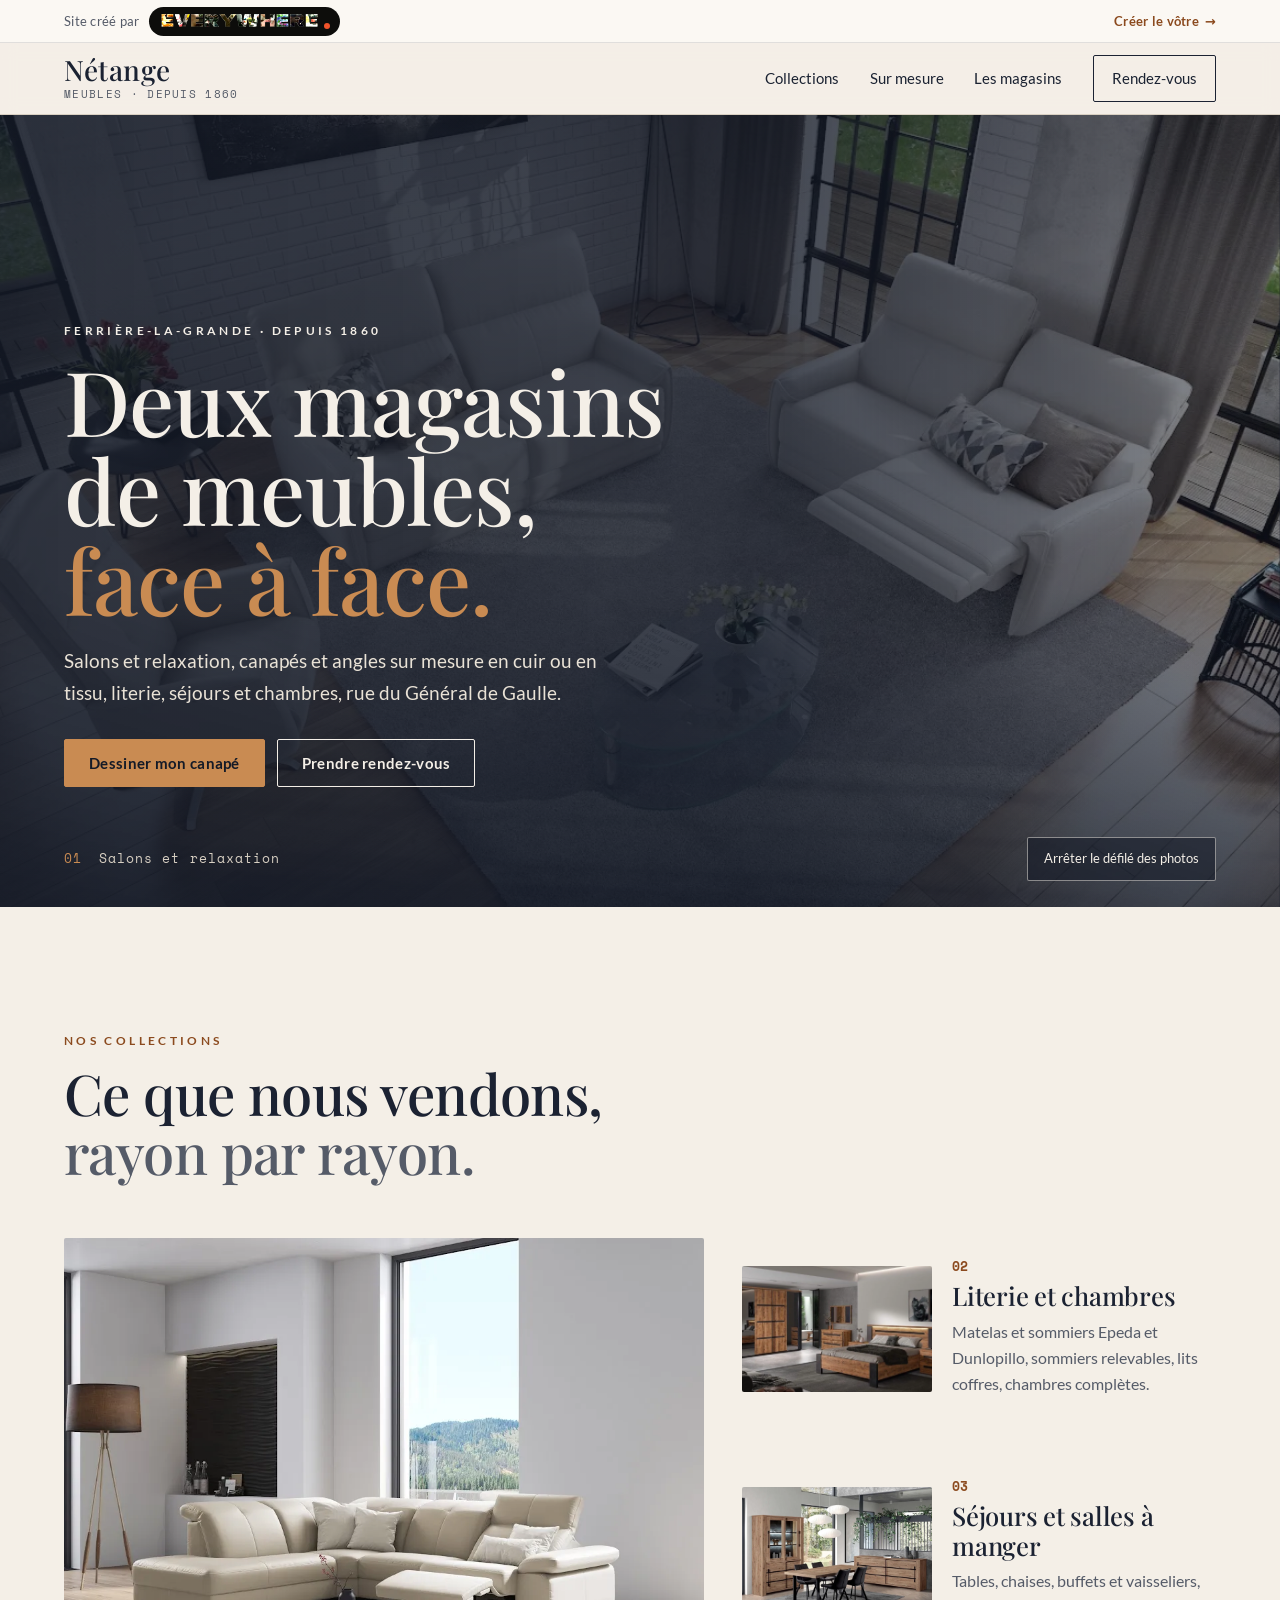
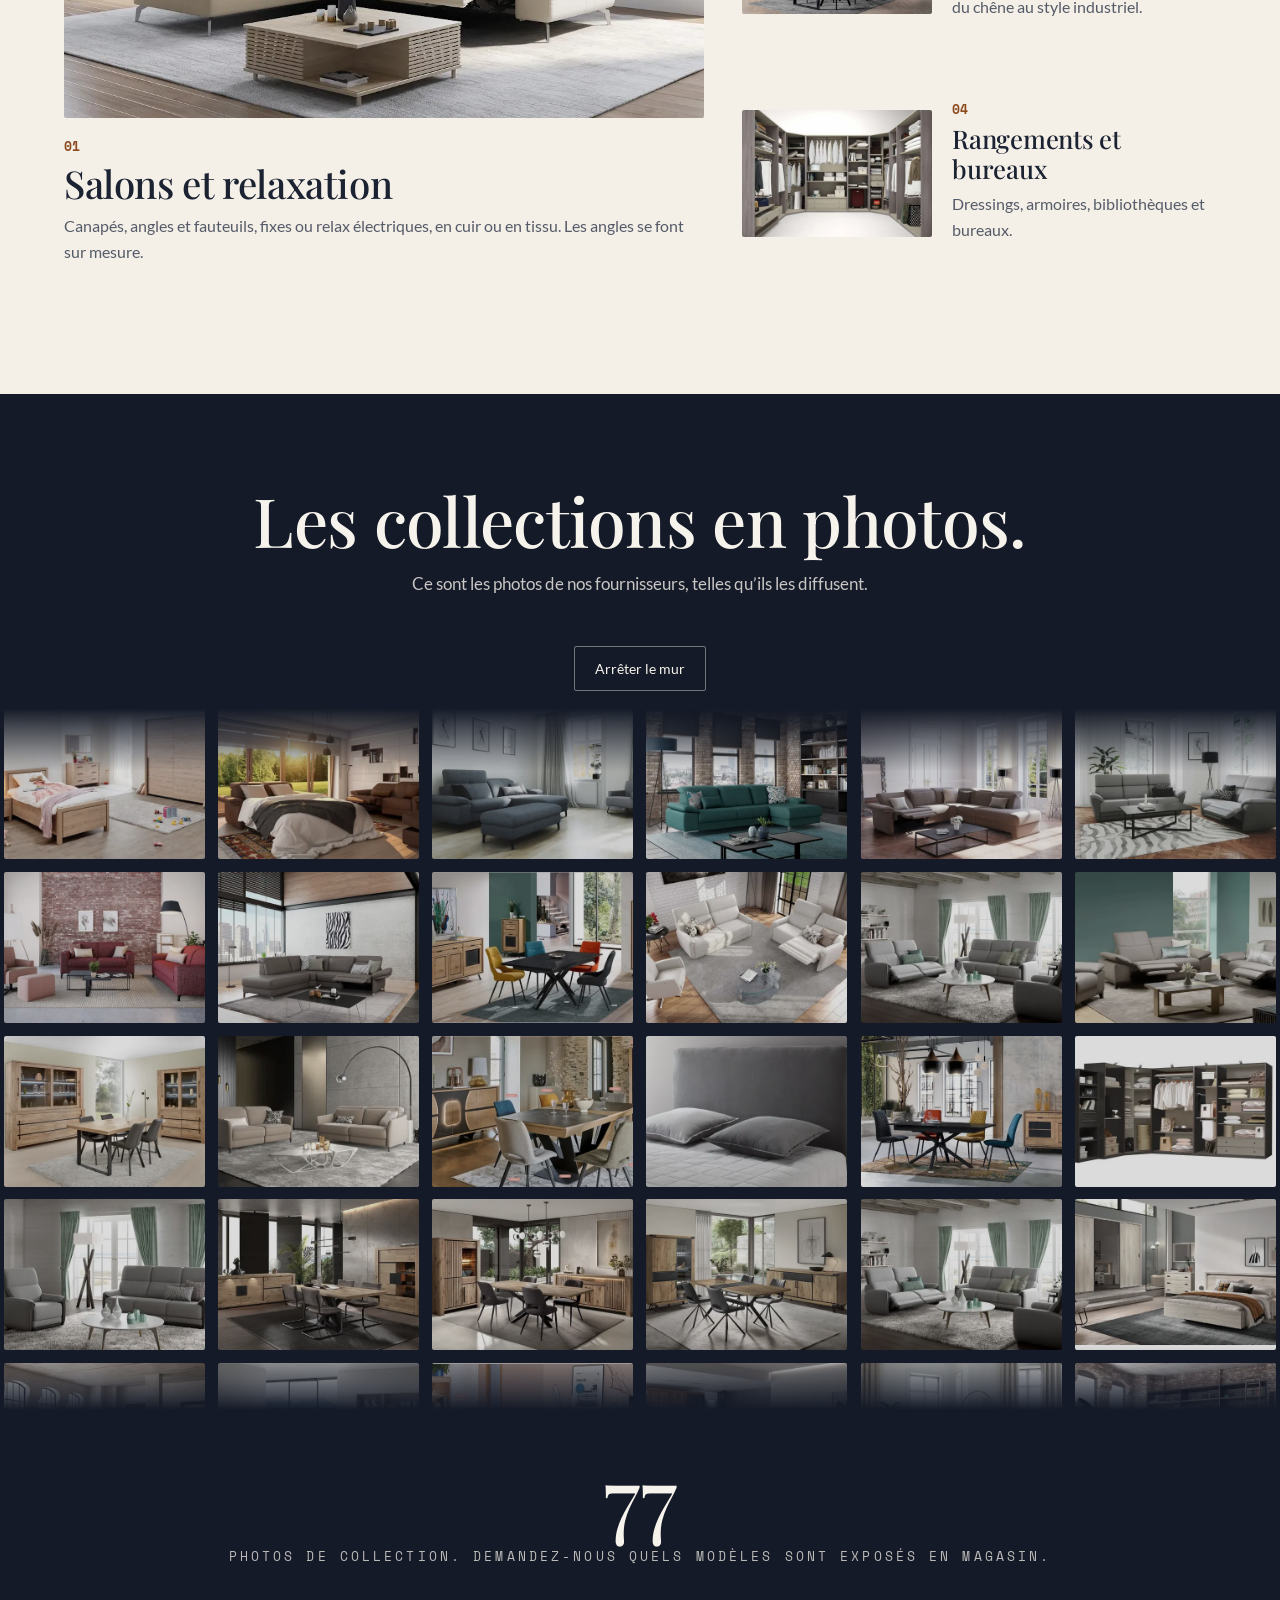
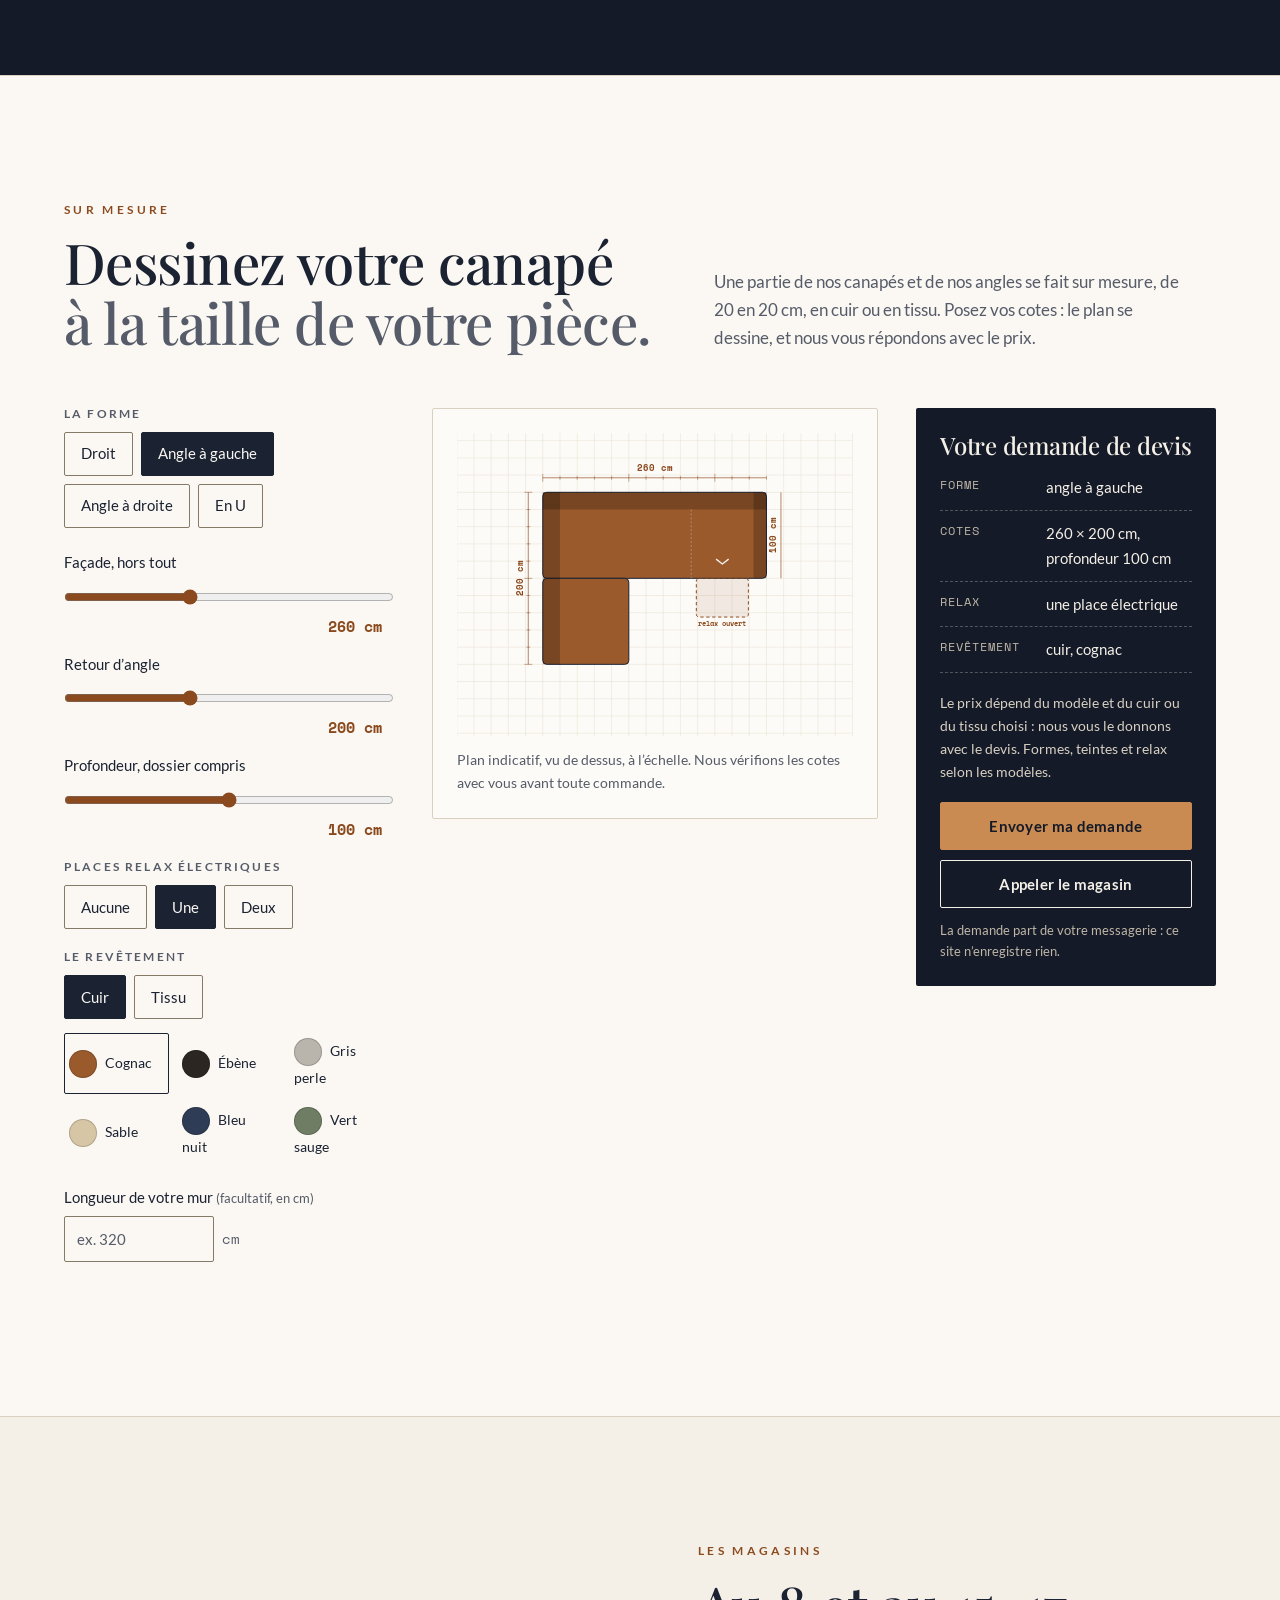
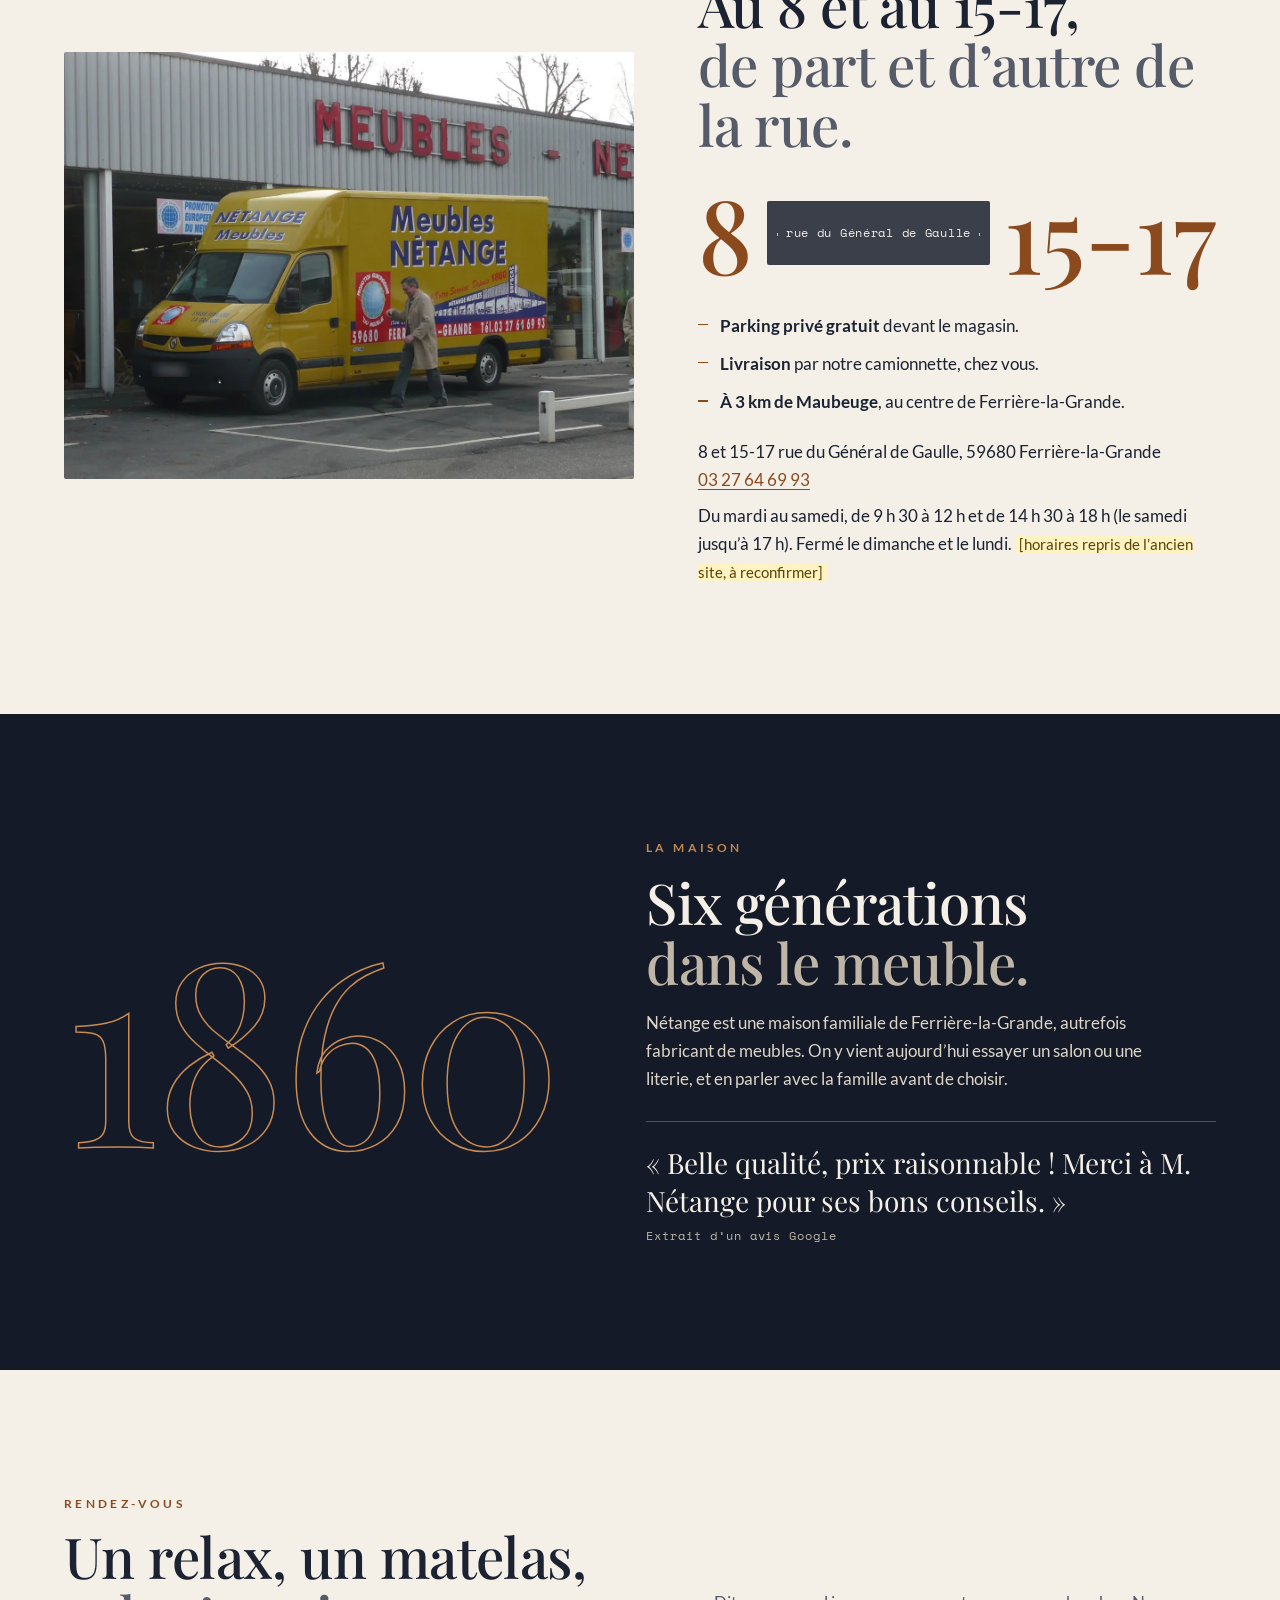
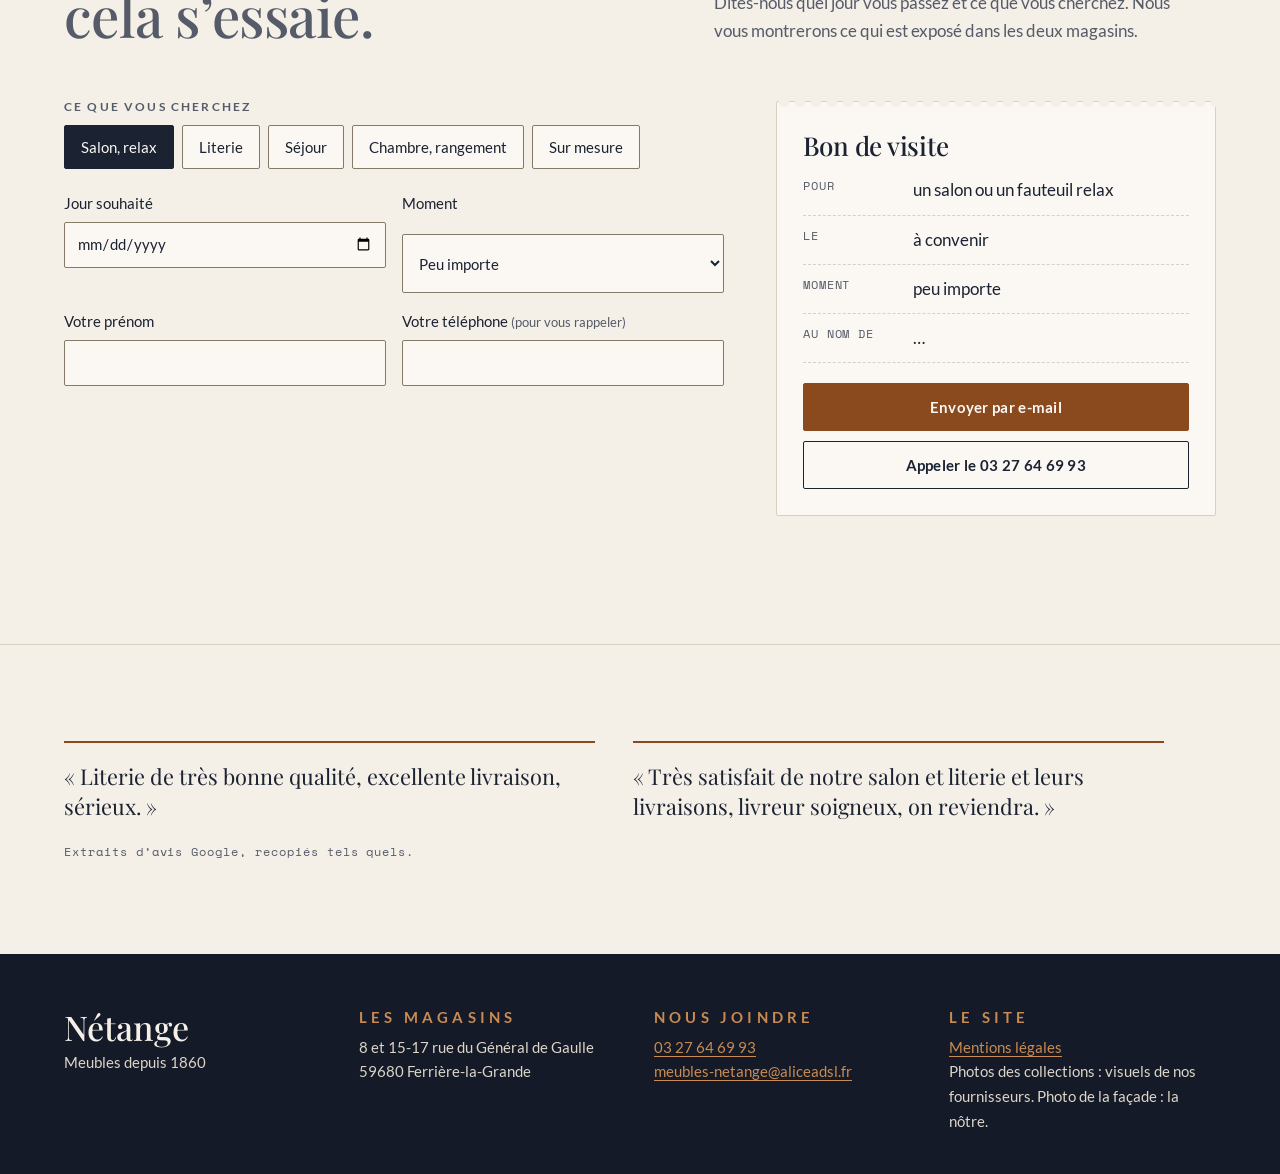
<file: index.html>
<!doctype html>
<html lang="fr">
<head>
<meta charset="utf-8">
<meta name="viewport" content="width=device-width, initial-scale=1">
<meta name="robots" content="noindex, nofollow">
<title>Meubles Nétange · Salons, relaxation, literie et séjours à Ferrière-la-Grande</title>
<meta name="description" content="Meubles Nétange, deux magasins face à face rue du Général de Gaulle à Ferrière-la-Grande, près de Maubeuge : salons et relaxation, canapés et angles sur mesure en cuir ou en tissu, literie, séjours et chambres.">
<meta name="theme-color" content="#141a27">
<link rel="icon" href="favicon.svg" type="image/svg+xml">
<link rel="stylesheet" href="assets/couches/polices/polices.css">
<link rel="stylesheet" href="assets/couches/signature-everywhere/couche.css?v=302e0957">
<link rel="stylesheet" href="assets/couches/mur-catalogue/couche.css?v=2b95faa6">
<link rel="stylesheet" href="assets/netange.css?v=6ddb106e">
<script src="assets/couches/signature-everywhere/couche.js?v=e9b15fac" defer></script>
<script src="assets/couches/mur-catalogue/couche.js?v=71513969" defer></script>
<script src="assets/netange.js?v=5bc8360d" defer></script>
</head>
<body>
<a class="evitement" href="#contenu">Aller au contenu</a>

<aside class="c-signature-everywhere" aria-label="Réalisation du site">
  <div class="se-in">
    <a class="se-marque" href="https://every-where.fr/?depuis=meubles-netange">
      <span class="se-par"><span class="se-par-long">Site </span>créé par</span>
      <span class="se-pastille" aria-hidden="true"><span class="se-logo"><video class="se-v" muted playsinline preload="none" poster="assets/couches/signature-everywhere/media/everywhere-fin.jpg" data-src="assets/couches/signature-everywhere/media/everywhere.mp4"></video></span><span class="se-point"></span></span>
      <span class="se-sr">Everywhere (ouvre le site every-where.fr)</span>
    </a>
    <a class="se-acces" href="https://every-where.fr/?depuis=meubles-netange#contact">Créer le vôtre <span aria-hidden="true">→</span></a>
  </div>
</aside>

<header class="entete">
  <a class="marque" href="#haut">
    <span class="marque-nom">Nétange</span>
    <span class="marque-sous">Meubles · depuis 1860</span><span class="sr">, retour en haut</span>
  </a>
  <nav aria-label="Navigation principale">
    <ul>
      <li><a href="#univers">Collections</a></li>
      <li><a href="#sur-mesure">Sur mesure</a></li>
      <li><a href="#magasins">Les magasins</a></li>
      <li><a class="nav-rdv" href="#rendez-vous">Rendez-vous</a></li>
    </ul>
  </nav>
</header>

<main id="contenu">

<!-- 1. La vitrine : nos intérieurs en fondu lent ; tout le texte reste lisible sans script -->
<section class="vitrine" id="haut" aria-labelledby="titre-vitrine">
  <div class="vitrine-photos" aria-hidden="true">
    <img class="actif" src="media/grand/salons-172.webp" alt="" width="1280" height="853" fetchpriority="high">
    <img src="media/grand/salons-166.webp" alt="" width="1280" height="853" loading="lazy">
    <img src="media/grand/sejours-112.webp" alt="" width="1280" height="853" loading="lazy">
    <img src="media/grand/salons-185.webp" alt="" width="1280" height="853" loading="lazy">
    <img src="media/grand/chambres-031.webp" alt="" width="1280" height="853" loading="lazy">
  </div>
  <div class="vitrine-voile" aria-hidden="true"></div>
  <div class="vitrine-texte">
    <p class="surtitre">Ferrière-la-Grande · depuis 1860</p>
    <h1 id="titre-vitrine"><span>Deux magasins de meubles,</span> <span>face à face.</span></h1>
    <p class="chapo">Salons et relaxation, canapés et angles sur mesure en cuir ou en tissu, literie, séjours et chambres, rue du Général de Gaulle.</p>
    <p class="actions">
      <a class="bouton bouton-plein" href="#sur-mesure">Dessiner mon canapé</a>
      <a class="bouton bouton-trait" href="#rendez-vous">Prendre rendez-vous</a>
    </p>
  </div>
  <div class="vitrine-bas">
    <p class="vitrine-legende" aria-live="off"><span class="vl-n">01</span> <span class="vl-t">Salons et relaxation</span></p>
    <button class="vitrine-pause" type="button" hidden>Arrêter le défilé des photos</button>
  </div>
</section>

<!-- 2. Les univers : une composition en quinconce, pas une grille de cartes -->
<section class="univers" id="univers" aria-labelledby="titre-univers">
  <header class="tete">
    <p class="surtitre">Nos collections</p>
    <h2 id="titre-univers">Ce que nous vendons, <span>rayon par rayon.</span></h2>
  </header>
  <ol class="univers-liste">
    <li class="u u-grand">
      <img src="media/grand/salons-185.webp" alt="Un salon d'angle en cuir clair avec méridienne, dans un séjour lumineux." width="1280" height="853" loading="lazy">
      <div class="u-texte">
        <span class="u-n">01</span>
        <h3>Salons et relaxation</h3>
        <p>Canapés, angles et fauteuils, fixes ou relax électriques, en cuir ou en tissu. Les angles se font sur mesure.</p>
      </div>
    </li>
    <li class="u">
      <img src="media/grand/chambres-029.webp" alt="Une chambre en bois clair et noir : grand lit, chevets et armoire." width="1280" height="853" loading="lazy">
      <div class="u-texte">
        <span class="u-n">02</span>
        <h3>Literie et chambres</h3>
        <p>Matelas et sommiers Epeda et Dunlopillo, sommiers relevables, lits coffres, chambres complètes.</p>
      </div>
    </li>
    <li class="u">
      <img src="media/grand/sejours-112.webp" alt="Une salle à manger en bois : vaisselier, table et ses chaises." width="1280" height="853" loading="lazy">
      <div class="u-texte">
        <span class="u-n">03</span>
        <h3>Séjours et salles à manger</h3>
        <p>Tables, chaises, buffets et vaisseliers, du chêne au style industriel.</p>
      </div>
    </li>
    <li class="u">
      <img src="media/grand/rangements-057.webp" alt="Un dressing d'angle ouvert, penderies et étagères." width="1280" height="853" loading="lazy">
      <div class="u-texte">
        <span class="u-n">04</span>
        <h3>Rangements et bureaux</h3>
        <p>Dressings, armoires, bibliothèques et bureaux.</p>
      </div>
    </li>
  </ol>
</section>

<!-- 3. Le mur : le volume réel, compté -->
<section class="c-mur-catalogue" id="mur" aria-labelledby="mc-titre">
  <div class="mc-tete">
    <h2 id="mc-titre">Les collections en photos.</h2>
    <p>Ce sont les photos de nos fournisseurs, telles qu’ils les diffusent.</p>
  </div>
  <p class="mc-commande" hidden><button type="button">Arrêter le mur</button></p>
  <div class="mc-scene">
    <div class="mc-col mc-source">
      <div class="mc-piece">
        <img src="media/mur/chambres-053.webp" alt="Photo d’ambiance d’une chambre, visuel fournisseur." width="480" height="360" loading="lazy" decoding="async">
        <span class="mc-etq"><b>Chambre</b></span>
      </div>
      <div class="mc-piece">
        <img src="media/mur/chambres-193.webp" alt="Photo d’ambiance d’un salon, visuel fournisseur." width="480" height="360" loading="lazy" decoding="async">
        <span class="mc-etq"><b>Salon</b></span>
      </div>
      <div class="mc-piece">
        <img src="media/mur/salons-187.webp" alt="Photo d’ambiance d’un salon, visuel fournisseur." width="480" height="360" loading="lazy" decoding="async">
        <span class="mc-etq"><b>Salon</b></span>
      </div>
      <div class="mc-piece">
        <img src="media/mur/salons-166.webp" alt="Photo d’ambiance d’un salon, visuel fournisseur." width="480" height="360" loading="lazy" decoding="async">
        <span class="mc-etq"><b>Salon</b></span>
      </div>
      <div class="mc-piece">
        <img src="media/mur/salons-195.webp" alt="Photo d’ambiance d’un salon, visuel fournisseur." width="480" height="360" loading="lazy" decoding="async">
        <span class="mc-etq"><b>Salon</b></span>
      </div>
      <div class="mc-piece">
        <img src="media/mur/salons-157.webp" alt="Photo d’ambiance d’un salon, visuel fournisseur." width="480" height="360" loading="lazy" decoding="async">
        <span class="mc-etq"><b>Salon</b></span>
      </div>
      <div class="mc-piece">
        <img src="media/mur/salons-170.webp" alt="Photo d’ambiance d’un salon, visuel fournisseur." width="480" height="360" loading="lazy" decoding="async">
        <span class="mc-etq"><b>Salon</b></span>
      </div>
      <div class="mc-piece">
        <img src="media/mur/salons-191.webp" alt="Photo d’ambiance d’un salon, visuel fournisseur." width="480" height="360" loading="lazy" decoding="async">
        <span class="mc-etq"><b>Salon</b></span>
      </div>
      <div class="mc-piece">
        <img src="media/mur/sejours-121.webp" alt="Photo d’ambiance d’une salle à manger, visuel fournisseur." width="480" height="360" loading="lazy" decoding="async">
        <span class="mc-etq"><b>Séjour</b></span>
      </div>
      <div class="mc-piece">
        <img src="media/mur/salons-149.webp" alt="Photo d’ambiance d’un salon, visuel fournisseur." width="480" height="360" loading="lazy" decoding="async">
        <span class="mc-etq"><b>Salon</b></span>
      </div>
      <div class="mc-piece">
        <img src="media/mur/salons-015.webp" alt="Photo d’ambiance d’un salon, visuel fournisseur." width="480" height="360" loading="lazy" decoding="async">
        <span class="mc-etq"><b>Salon</b></span>
      </div>
      <div class="mc-piece">
        <img src="media/mur/salons-179.webp" alt="Photo d’ambiance d’un salon, visuel fournisseur." width="480" height="360" loading="lazy" decoding="async">
        <span class="mc-etq"><b>Salon</b></span>
      </div>
      <div class="mc-piece">
        <img src="media/mur/sejours-111.webp" alt="Photo d’ambiance d’une salle à manger, visuel fournisseur." width="480" height="360" loading="lazy" decoding="async">
        <span class="mc-etq"><b>Séjour</b></span>
      </div>
      <div class="mc-piece">
        <img src="media/mur/salons-163.webp" alt="Photo d’ambiance d’un salon, visuel fournisseur." width="480" height="360" loading="lazy" decoding="async">
        <span class="mc-etq"><b>Salon</b></span>
      </div>
      <div class="mc-piece">
        <img src="media/mur/sejours-106.webp" alt="Photo d’ambiance d’une salle à manger, visuel fournisseur." width="480" height="360" loading="lazy" decoding="async">
        <span class="mc-etq"><b>Séjour</b></span>
      </div>
      <div class="mc-piece">
        <img src="media/mur/chambres-214.webp" alt="Photo d’ambiance d’une chambre, visuel fournisseur." width="480" height="360" loading="lazy" decoding="async">
        <span class="mc-etq"><b>Chambre</b></span>
      </div>
      <div class="mc-piece">
        <img src="media/mur/sejours-118.webp" alt="Photo d’ambiance d’une salle à manger, visuel fournisseur." width="480" height="360" loading="lazy" decoding="async">
        <span class="mc-etq"><b>Séjour</b></span>
      </div>
      <div class="mc-piece">
        <img src="media/mur/rangements-058.webp" alt="Photo d’ambiance d’un rangement ou d’un bureau, visuel fournisseur." width="480" height="360" loading="lazy" decoding="async">
        <span class="mc-etq"><b>Rangement</b></span>
      </div>
      <div class="mc-piece">
        <img src="media/mur/salons-146.webp" alt="Photo d’ambiance d’un salon, visuel fournisseur." width="480" height="360" loading="lazy" decoding="async">
        <span class="mc-etq"><b>Salon</b></span>
      </div>
      <div class="mc-piece">
        <img src="media/mur/sejours-009.webp" alt="Photo d’ambiance d’une salle à manger, visuel fournisseur." width="480" height="360" loading="lazy" decoding="async">
        <span class="mc-etq"><b>Séjour</b></span>
      </div>
      <div class="mc-piece">
        <img src="media/mur/sejours-008.webp" alt="Photo d’ambiance d’une salle à manger, visuel fournisseur." width="480" height="360" loading="lazy" decoding="async">
        <span class="mc-etq"><b>Séjour</b></span>
      </div>
      <div class="mc-piece">
        <img src="media/mur/sejours-134.webp" alt="Photo d’ambiance d’une salle à manger, visuel fournisseur." width="480" height="360" loading="lazy" decoding="async">
        <span class="mc-etq"><b>Séjour</b></span>
      </div>
      <div class="mc-piece">
        <img src="media/mur/salons-155.webp" alt="Photo d’ambiance d’un salon, visuel fournisseur." width="480" height="360" loading="lazy" decoding="async">
        <span class="mc-etq"><b>Salon</b></span>
      </div>
      <div class="mc-piece">
        <img src="media/mur/chambres-050.webp" alt="Photo d’ambiance d’une chambre, visuel fournisseur." width="480" height="360" loading="lazy" decoding="async">
        <span class="mc-etq"><b>Chambre</b></span>
      </div>
      <div class="mc-piece">
        <img src="media/mur/salons-178.webp" alt="Photo d’ambiance d’un salon, visuel fournisseur." width="480" height="360" loading="lazy" decoding="async">
        <span class="mc-etq"><b>Salon</b></span>
      </div>
      <div class="mc-piece">
        <img src="media/mur/rangements-017.webp" alt="Photo d’ambiance d’un rangement ou d’un bureau, visuel fournisseur." width="480" height="360" loading="lazy" decoding="async">
        <span class="mc-etq"><b>Rangement</b></span>
      </div>
      <div class="mc-piece">
        <img src="media/mur/sejours-006.webp" alt="Photo d’ambiance d’une salle à manger, visuel fournisseur." width="480" height="360" loading="lazy" decoding="async">
        <span class="mc-etq"><b>Séjour</b></span>
      </div>
      <div class="mc-piece">
        <img src="media/mur/chambres-029.webp" alt="Photo d’ambiance d’une chambre, visuel fournisseur." width="480" height="360" loading="lazy" decoding="async">
        <span class="mc-etq"><b>Chambre</b></span>
      </div>
      <div class="mc-piece">
        <img src="media/mur/salons-183.webp" alt="Photo d’ambiance d’un salon, visuel fournisseur." width="480" height="360" loading="lazy" decoding="async">
        <span class="mc-etq"><b>Salon</b></span>
      </div>
      <div class="mc-piece">
        <img src="media/mur/salons-169.webp" alt="Photo d’ambiance d’un salon, visuel fournisseur." width="480" height="360" loading="lazy" decoding="async">
        <span class="mc-etq"><b>Salon</b></span>
      </div>
      <div class="mc-piece">
        <img src="media/mur/salons-138.webp" alt="Photo d’ambiance d’un salon, visuel fournisseur." width="480" height="360" loading="lazy" decoding="async">
        <span class="mc-etq"><b>Salon</b></span>
      </div>
      <div class="mc-piece">
        <img src="media/mur/salons-165.webp" alt="Photo d’ambiance d’un salon, visuel fournisseur." width="480" height="360" loading="lazy" decoding="async">
        <span class="mc-etq"><b>Salon</b></span>
      </div>
      <div class="mc-piece">
        <img src="media/mur/salons-139.webp" alt="Photo d’ambiance d’un salon, visuel fournisseur." width="480" height="360" loading="lazy" decoding="async">
        <span class="mc-etq"><b>Salon</b></span>
      </div>
      <div class="mc-piece">
        <img src="media/mur/salons-171.webp" alt="Photo d’ambiance d’un salon, visuel fournisseur." width="480" height="360" loading="lazy" decoding="async">
        <span class="mc-etq"><b>Salon</b></span>
      </div>
      <div class="mc-piece">
        <img src="media/mur/chambres-030.webp" alt="Photo d’ambiance d’une chambre, visuel fournisseur." width="480" height="360" loading="lazy" decoding="async">
        <span class="mc-etq"><b>Chambre</b></span>
      </div>
      <div class="mc-piece">
        <img src="media/mur/salons-156.webp" alt="Photo d’ambiance d’un salon, visuel fournisseur." width="480" height="360" loading="lazy" decoding="async">
        <span class="mc-etq"><b>Salon</b></span>
      </div>
      <div class="mc-piece">
        <img src="media/mur/salons-162.webp" alt="Photo d’ambiance d’un salon, visuel fournisseur." width="480" height="360" loading="lazy" decoding="async">
        <span class="mc-etq"><b>Salon</b></span>
      </div>
      <div class="mc-piece">
        <img src="media/mur/sejours-122.webp" alt="Photo d’ambiance d’une salle à manger, visuel fournisseur." width="480" height="360" loading="lazy" decoding="async">
        <span class="mc-etq"><b>Séjour</b></span>
      </div>
      <div class="mc-piece">
        <img src="media/mur/salons-159.webp" alt="Photo d’ambiance d’un salon, visuel fournisseur." width="480" height="360" loading="lazy" decoding="async">
        <span class="mc-etq"><b>Salon</b></span>
      </div>
      <div class="mc-piece">
        <img src="media/mur/sejours-005.webp" alt="Photo d’ambiance d’une salle à manger, visuel fournisseur." width="480" height="360" loading="lazy" decoding="async">
        <span class="mc-etq"><b>Séjour</b></span>
      </div>
      <div class="mc-piece">
        <img src="media/mur/sejours-130.webp" alt="Photo d’ambiance d’une salle à manger, visuel fournisseur." width="480" height="360" loading="lazy" decoding="async">
        <span class="mc-etq"><b>Séjour</b></span>
      </div>
      <div class="mc-piece">
        <img src="media/mur/salons-181.webp" alt="Photo d’ambiance d’un salon, visuel fournisseur." width="480" height="360" loading="lazy" decoding="async">
        <span class="mc-etq"><b>Salon</b></span>
      </div>
      <div class="mc-piece">
        <img src="media/mur/salons-164.webp" alt="Photo d’ambiance d’un salon, visuel fournisseur." width="480" height="360" loading="lazy" decoding="async">
        <span class="mc-etq"><b>Salon</b></span>
      </div>
      <div class="mc-piece">
        <img src="media/mur/salons-174.webp" alt="Photo d’ambiance d’un salon, visuel fournisseur." width="480" height="360" loading="lazy" decoding="async">
        <span class="mc-etq"><b>Salon</b></span>
      </div>
      <div class="mc-piece">
        <img src="media/mur/salons-148.webp" alt="Photo d’ambiance d’un salon, visuel fournisseur." width="480" height="360" loading="lazy" decoding="async">
        <span class="mc-etq"><b>Salon</b></span>
      </div>
      <div class="mc-piece">
        <img src="media/mur/salons-186.webp" alt="Photo d’ambiance d’un salon, visuel fournisseur." width="480" height="360" loading="lazy" decoding="async">
        <span class="mc-etq"><b>Salon</b></span>
      </div>
      <div class="mc-piece">
        <img src="media/mur/salons-172.webp" alt="Photo d’ambiance d’un salon, visuel fournisseur." width="480" height="360" loading="lazy" decoding="async">
        <span class="mc-etq"><b>Salon</b></span>
      </div>
      <div class="mc-piece">
        <img src="media/mur/salons-192.webp" alt="Photo d’ambiance d’un salon, visuel fournisseur." width="480" height="360" loading="lazy" decoding="async">
        <span class="mc-etq"><b>Salon</b></span>
      </div>
      <div class="mc-piece">
        <img src="media/mur/salons-147.webp" alt="Photo d’ambiance d’un salon, visuel fournisseur." width="480" height="360" loading="lazy" decoding="async">
        <span class="mc-etq"><b>Salon</b></span>
      </div>
      <div class="mc-piece">
        <img src="media/mur/chambres-031.webp" alt="Photo d’ambiance d’une chambre, visuel fournisseur." width="480" height="360" loading="lazy" decoding="async">
        <span class="mc-etq"><b>Chambre</b></span>
      </div>
      <div class="mc-piece">
        <img src="media/mur/salons-185.webp" alt="Photo d’ambiance d’un salon, visuel fournisseur." width="480" height="360" loading="lazy" decoding="async">
        <span class="mc-etq"><b>Salon</b></span>
      </div>
      <div class="mc-piece">
        <img src="media/mur/salons-168.webp" alt="Photo d’ambiance d’un salon, visuel fournisseur." width="480" height="360" loading="lazy" decoding="async">
        <span class="mc-etq"><b>Salon</b></span>
      </div>
      <div class="mc-piece">
        <img src="media/mur/rangements-018.webp" alt="Photo d’ambiance d’un rangement ou d’un bureau, visuel fournisseur." width="480" height="360" loading="lazy" decoding="async">
        <span class="mc-etq"><b>Rangement</b></span>
      </div>
      <div class="mc-piece">
        <img src="media/mur/sejours-117.webp" alt="Photo d’ambiance d’une salle à manger, visuel fournisseur." width="480" height="360" loading="lazy" decoding="async">
        <span class="mc-etq"><b>Séjour</b></span>
      </div>
      <div class="mc-piece">
        <img src="media/mur/chambres-052.webp" alt="Photo d’ambiance d’une chambre, visuel fournisseur." width="480" height="360" loading="lazy" decoding="async">
        <span class="mc-etq"><b>Chambre</b></span>
      </div>
      <div class="mc-piece">
        <img src="media/mur/sejours-110.webp" alt="Photo d’ambiance d’une salle à manger, visuel fournisseur." width="480" height="360" loading="lazy" decoding="async">
        <span class="mc-etq"><b>Séjour</b></span>
      </div>
      <div class="mc-piece">
        <img src="media/mur/salons-189.webp" alt="Photo d’ambiance d’un salon, visuel fournisseur." width="480" height="360" loading="lazy" decoding="async">
        <span class="mc-etq"><b>Salon</b></span>
      </div>
      <div class="mc-piece">
        <img src="media/mur/salons-161.webp" alt="Photo d’ambiance d’un salon, visuel fournisseur." width="480" height="360" loading="lazy" decoding="async">
        <span class="mc-etq"><b>Salon</b></span>
      </div>
      <div class="mc-piece">
        <img src="media/mur/salons-153.webp" alt="Photo d’ambiance d’un salon, visuel fournisseur." width="480" height="360" loading="lazy" decoding="async">
        <span class="mc-etq"><b>Salon</b></span>
      </div>
      <div class="mc-piece">
        <img src="media/mur/salons-158.webp" alt="Photo d’ambiance d’un salon, visuel fournisseur." width="480" height="360" loading="lazy" decoding="async">
        <span class="mc-etq"><b>Salon</b></span>
      </div>
      <div class="mc-piece">
        <img src="media/mur/salons-173.webp" alt="Photo d’ambiance d’un salon, visuel fournisseur." width="480" height="360" loading="lazy" decoding="async">
        <span class="mc-etq"><b>Salon</b></span>
      </div>
      <div class="mc-piece">
        <img src="media/mur/sejours-129.webp" alt="Photo d’ambiance d’une salle à manger, visuel fournisseur." width="480" height="360" loading="lazy" decoding="async">
        <span class="mc-etq"><b>Séjour</b></span>
      </div>
      <div class="mc-piece">
        <img src="media/mur/sejours-125.webp" alt="Photo d’ambiance d’une salle à manger, visuel fournisseur." width="480" height="360" loading="lazy" decoding="async">
        <span class="mc-etq"><b>Séjour</b></span>
      </div>
      <div class="mc-piece">
        <img src="media/mur/salons-160.webp" alt="Photo d’ambiance d’un salon, visuel fournisseur." width="480" height="360" loading="lazy" decoding="async">
        <span class="mc-etq"><b>Salon</b></span>
      </div>
      <div class="mc-piece">
        <img src="media/mur/chambres-054.webp" alt="Photo d’ambiance d’une chambre, visuel fournisseur." width="480" height="360" loading="lazy" decoding="async">
        <span class="mc-etq"><b>Chambre</b></span>
      </div>
      <div class="mc-piece">
        <img src="media/mur/sejours-112.webp" alt="Photo d’ambiance d’une salle à manger, visuel fournisseur." width="480" height="360" loading="lazy" decoding="async">
        <span class="mc-etq"><b>Séjour</b></span>
      </div>
      <div class="mc-piece">
        <img src="media/mur/salons-175.webp" alt="Photo d’ambiance d’un salon, visuel fournisseur." width="480" height="360" loading="lazy" decoding="async">
        <span class="mc-etq"><b>Salon</b></span>
      </div>
      <div class="mc-piece">
        <img src="media/mur/sejours-109.webp" alt="Photo d’ambiance d’une salle à manger, visuel fournisseur." width="480" height="360" loading="lazy" decoding="async">
        <span class="mc-etq"><b>Séjour</b></span>
      </div>
      <div class="mc-piece">
        <img src="media/mur/rangements-057.webp" alt="Photo d’ambiance d’un rangement ou d’un bureau, visuel fournisseur." width="480" height="360" loading="lazy" decoding="async">
        <span class="mc-etq"><b>Rangement</b></span>
      </div>
      <div class="mc-piece">
        <img src="media/mur/sejours-010.webp" alt="Photo d’ambiance d’une salle à manger, visuel fournisseur." width="480" height="360" loading="lazy" decoding="async">
        <span class="mc-etq"><b>Séjour</b></span>
      </div>
      <div class="mc-piece">
        <img src="media/mur/salons-105.webp" alt="Photo d’ambiance d’un salon, visuel fournisseur." width="480" height="360" loading="lazy" decoding="async">
        <span class="mc-etq"><b>Salon</b></span>
      </div>
      <div class="mc-piece">
        <img src="media/mur/salons-190.webp" alt="Photo d’ambiance d’un salon, visuel fournisseur." width="480" height="360" loading="lazy" decoding="async">
        <span class="mc-etq"><b>Salon</b></span>
      </div>
      <div class="mc-piece">
        <img src="media/mur/salons-167.webp" alt="Photo d’ambiance d’un salon, visuel fournisseur." width="480" height="360" loading="lazy" decoding="async">
        <span class="mc-etq"><b>Salon</b></span>
      </div>
      <div class="mc-piece">
        <img src="media/mur/sejours-126.webp" alt="Photo d’ambiance d’une salle à manger, visuel fournisseur." width="480" height="360" loading="lazy" decoding="async">
        <span class="mc-etq"><b>Séjour</b></span>
      </div>
      <div class="mc-piece">
        <img src="media/mur/salons-176.webp" alt="Photo d’ambiance d’un salon, visuel fournisseur." width="480" height="360" loading="lazy" decoding="async">
        <span class="mc-etq"><b>Salon</b></span>
      </div>
      <div class="mc-piece">
        <img src="media/mur/salons-188.webp" alt="Photo d’ambiance d’un salon, visuel fournisseur." width="480" height="360" loading="lazy" decoding="async">
        <span class="mc-etq"><b>Salon</b></span>
      </div>
      <div class="mc-piece">
        <img src="media/mur/salons-196.webp" alt="Photo d’ambiance d’un salon, visuel fournisseur." width="480" height="360" loading="lazy" decoding="async">
        <span class="mc-etq"><b>Salon</b></span>
      </div>
    </div>
  </div>
  <p class="mc-pied"><span class="mc-compte">77</span> <span>photos de collection. Demandez-nous quels modèles sont exposés en magasin.</span></p>
</section>

<!-- 4. Le cœur : dessiner son canapé à ses cotes, puis demander le devis -->
<section class="sur-mesure" id="sur-mesure" aria-labelledby="titre-mesure">
  <header class="tete">
    <p class="surtitre">Sur mesure</p>
    <h2 id="titre-mesure">Dessinez votre canapé <span>à la taille de votre pièce.</span></h2>
    <p class="tete-chapo">Une partie de nos canapés et de nos angles se fait sur mesure, de 20 en 20 cm, en cuir ou en tissu. Posez vos cotes : le plan se dessine, et nous vous répondons avec le prix.</p>
  </header>

  <div class="sm-corps">
    <form class="sm-form" novalidate aria-describedby="sm-note">
      <fieldset>
        <legend>La forme</legend>
        <div class="puces">
          <label><input type="radio" name="forme" value="droit"><span>Droit</span></label>
          <label><input type="radio" name="forme" value="angle-gauche" checked><span>Angle à gauche</span></label>
          <label><input type="radio" name="forme" value="angle-droite"><span>Angle à droite</span></label>
          <label><input type="radio" name="forme" value="u"><span>En U</span></label>
        </div>
      </fieldset>

      <div class="cotes">
        <label class="cote" data-cote="facade"><span class="cote-nom">Façade, hors tout</span>
          <input type="range" id="r-facade" name="facade" min="160" max="360" step="20" value="260" aria-describedby="v-facade">
          <output id="v-facade" for="r-facade">260 cm</output></label>
        <label class="cote" data-cote="retour"><span class="cote-nom">Retour d’angle</span>
          <input type="range" id="r-retour" name="retour" min="140" max="300" step="20" value="200" aria-describedby="v-retour">
          <output id="v-retour" for="r-retour">200 cm</output></label>
        <label class="cote" data-cote="profondeur"><span class="cote-nom">Profondeur, dossier compris</span>
          <input type="range" id="r-profondeur" name="profondeur" min="80" max="120" step="20" value="100" aria-describedby="v-profondeur">
          <output id="v-profondeur" for="r-profondeur">100 cm</output></label>
      </div>

      <fieldset>
        <legend>Places relax électriques</legend>
        <div class="puces">
          <label><input type="radio" name="relax" value="0"><span>Aucune</span></label>
          <label><input type="radio" name="relax" value="1" checked><span>Une</span></label>
          <label><input type="radio" name="relax" value="2"><span>Deux</span></label>
        </div>
      </fieldset>

      <fieldset>
        <legend>Le revêtement</legend>
        <div class="puces">
          <label><input type="radio" name="matiere" value="cuir" checked><span>Cuir</span></label>
          <label><input type="radio" name="matiere" value="tissu"><span>Tissu</span></label>
        </div>
        <div class="teintes" role="radiogroup" aria-label="Teinte souhaitée, selon disponibilité">
          <label class="teinte t-cognac"><input type="radio" name="teinte" value="cognac" checked><span>Cognac</span></label>
          <label class="teinte t-ebene"><input type="radio" name="teinte" value="ébène"><span>Ébène</span></label>
          <label class="teinte t-perle"><input type="radio" name="teinte" value="gris perle"><span>Gris perle</span></label>
          <label class="teinte t-sable"><input type="radio" name="teinte" value="sable"><span>Sable</span></label>
          <label class="teinte t-nuit"><input type="radio" name="teinte" value="bleu nuit"><span>Bleu nuit</span></label>
          <label class="teinte t-sauge"><input type="radio" name="teinte" value="vert sauge"><span>Vert sauge</span></label>
        </div>
      </fieldset>

      <label class="champ champ-mur"><span>Longueur de votre mur <small>(facultatif, en cm)</small></span>
        <span class="champ-unite"><input type="number" name="mur" inputmode="numeric" min="100" max="1000" step="10" placeholder="ex. 320" aria-describedby="sm-mur-etat"><span aria-hidden="true">cm</span></span>
        <span class="champ-etat" id="sm-mur-etat" role="status"></span>
      </label>
    </form>

    <figure class="sm-plan">
      <svg class="plan" viewBox="0 0 600 460" role="img" aria-labelledby="plan-titre plan-desc">
        <title id="plan-titre">Plan vu de dessus</title>
        <desc id="plan-desc">Angle à gauche, façade 260 cm, retour 200 cm, profondeur 100 cm, une place relax.</desc>
        <g class="plan-quadrillage"></g>
        <g class="plan-mur"></g>
        <g class="plan-canape"></g>
        <g class="plan-cotes"></g>
      </svg>
      <figcaption class="plan-legende">Plan indicatif, vu de dessus, à l’échelle. Nous vérifions les cotes avec vous avant toute commande.</figcaption>
    </figure>

    <aside class="sm-fiche" aria-labelledby="fiche-titre">
      <h3 class="fiche-titre" id="fiche-titre">Votre demande de devis</h3>
      <dl class="fiche-lignes">
        <div><dt>Forme</dt><dd data-fiche="forme">angle à gauche</dd></div>
        <div><dt>Cotes</dt><dd data-fiche="cotes">260 × 200 cm, profondeur 100 cm</dd></div>
        <div><dt>Relax</dt><dd data-fiche="relax">une place électrique</dd></div>
        <div><dt>Revêtement</dt><dd data-fiche="matiere">cuir, cognac</dd></div>
      </dl>
      <p class="fiche-prix">Le prix dépend du modèle et du cuir ou du tissu choisi : nous vous le donnons avec le devis. Formes, teintes et relax selon les modèles.</p>
      <p class="fiche-actions">
        <a class="bouton bouton-plein" data-devis="mail" href="mailto:meubles-netange@aliceadsl.fr?subject=Demande%20de%20devis%20%E2%80%94%20canap%C3%A9%20sur%20mesure">Envoyer ma demande</a>
        <a class="bouton bouton-trait" href="tel:+33327646993">Appeler le magasin</a>
      </p>
      <p class="fiche-note" id="sm-note">La demande part de votre messagerie : ce site n’enregistre rien.</p>
    </aside>
  </div>
</section>

<!-- 5. Les deux magasins : la vraie vitrine, et la rue entre les deux numéros -->
<section class="magasins" id="magasins" aria-labelledby="titre-magasins">
  <figure class="magasins-photo">
    <img src="media/grand/vitrine-magasin.webp" alt="La façade du magasin Meubles Nétange et la camionnette de livraison jaune à son nom." width="1280" height="960" loading="lazy">
  </figure>
  <div class="magasins-texte">
    <p class="surtitre">Les magasins</p>
    <h2 id="titre-magasins">Au 8 et au 15-17, <span>de part et d’autre de la rue.</span></h2>
    <div class="rue" aria-hidden="true">
      <span class="rue-n">8</span>
      <span class="rue-chaussee"><span>rue du Général de Gaulle</span></span>
      <span class="rue-n">15-17</span>
    </div>
    <ul class="faits">
      <li><b>Parking privé gratuit</b> devant le magasin.</li>
      <li><b>Livraison</b> par notre camionnette, chez vous.</li>
      <li><b>À 3 km de Maubeuge</b>, au centre de Ferrière-la-Grande.</li>
    </ul>
    <p class="adresse">8 et 15-17 rue du Général de Gaulle, 59680 Ferrière-la-Grande<br><a class="lien" href="tel:+33327646993">03 27 64 69 93</a></p>
    <p class="horaires">Du mardi au samedi, de 9 h 30 à 12 h et de 14 h 30 à 18 h (le samedi jusqu’à 17 h). Fermé le dimanche et le lundi. <span class="a-completer">[horaires repris de l’ancien site, à reconfirmer]</span></p>
  </div>
</section>

<!-- 6. La maison et le conseil -->
<section class="maison" id="maison" aria-labelledby="titre-maison">
  <div class="maison-date" aria-hidden="true">1860</div>
  <div class="maison-texte">
    <p class="surtitre">La maison</p>
    <h2 id="titre-maison">Six générations <span>dans le meuble.</span></h2>
    <p>Nétange est une maison familiale de Ferrière-la-Grande, autrefois fabricant de meubles. On y vient aujourd’hui essayer un salon ou une literie, et en parler avec la famille avant de choisir.</p>
    <blockquote class="citation">
      <p>« Belle qualité, prix raisonnable ! Merci à M. Nétange pour ses bons conseils. »</p>
      <footer>Extrait d’un avis Google</footer>
    </blockquote>
  </div>
</section>

<!-- 7. Le rendez-vous : le bon se remplit, le message part de votre messagerie -->
<section class="rdv" id="rendez-vous" aria-labelledby="titre-rdv">
  <header class="tete">
    <p class="surtitre">Rendez-vous</p>
    <h2 id="titre-rdv">Un relax, un matelas, <span>cela s’essaie.</span></h2>
    <p class="tete-chapo">Dites-nous quel jour vous passez et ce que vous cherchez. Nous vous montrerons ce qui est exposé dans les deux magasins.</p>
  </header>
  <div class="rdv-corps">
    <form class="rdv-form" novalidate>
      <fieldset>
        <legend>Ce que vous cherchez</legend>
        <div class="puces">
          <label><input type="radio" name="sujet" value="un salon ou un fauteuil relax" checked><span>Salon, relax</span></label>
          <label><input type="radio" name="sujet" value="une literie"><span>Literie</span></label>
          <label><input type="radio" name="sujet" value="un séjour ou une salle à manger"><span>Séjour</span></label>
          <label><input type="radio" name="sujet" value="une chambre ou un rangement"><span>Chambre, rangement</span></label>
          <label><input type="radio" name="sujet" value="un canapé sur mesure"><span>Sur mesure</span></label>
        </div>
      </fieldset>
      <div class="champs">
        <label class="champ"><span>Jour souhaité</span><input type="date" name="jour" aria-describedby="jour-erreur"><span class="champ-etat" id="jour-erreur" role="status"></span></label>
        <label class="champ"><span>Moment</span>
          <select name="moment"><option value="">Peu importe</option><option>le matin</option><option>l’après-midi</option></select></label>
        <label class="champ"><span>Votre prénom</span><input type="text" name="prenom" autocomplete="given-name" maxlength="40"></label>
        <label class="champ"><span>Votre téléphone <small>(pour vous rappeler)</small></span><input type="tel" name="tel" autocomplete="tel" maxlength="20"></label>
      </div>
    </form>
    <div class="bon">
      <h3 class="bon-titre">Bon de visite</h3>
      <dl class="bon-lignes">
        <div><dt>Pour</dt><dd data-bon="sujet">un salon ou un fauteuil relax</dd></div>
        <div><dt>Le</dt><dd data-bon="jour">à convenir</dd></div>
        <div><dt>Moment</dt><dd data-bon="moment">peu importe</dd></div>
        <div><dt>Au nom de</dt><dd data-bon="prenom">…</dd></div>
      </dl>
      <p class="bon-actions">
        <a class="bouton bouton-plein" data-envoi="mail" href="mailto:meubles-netange@aliceadsl.fr?subject=Rendez-vous%20au%20magasin">Envoyer par e-mail</a>
        <a class="bouton bouton-trait" href="tel:+33327646993">Appeler le 03 27 64 69 93</a>
      </p>
    </div>
  </div>
</section>

<!-- 8. Ce que disent les clients : extraits réels, sans note fabriquée -->
<section class="avis" aria-labelledby="titre-avis">
  <h2 id="titre-avis" class="sr">Ce que disent nos clients</h2>
  <ul class="avis-liste">
    <li><p>« Literie de très bonne qualité, excellente livraison, sérieux. »</p></li>
    <li><p>« Très satisfait de notre salon et literie et leurs livraisons, livreur soigneux, on reviendra. »</p></li>
  </ul>
  <p class="avis-source">Extraits d’avis Google, recopiés tels quels.</p>
</section>

</main>

<footer class="pied">
  <div class="pied-haut">
    <div>
      <p class="pied-nom">Nétange</p>
      <p>Meubles depuis 1860</p>
    </div>
    <div>
      <p class="surtitre">Les magasins</p>
      <p>8 et 15-17 rue du Général de Gaulle<br>59680 Ferrière-la-Grande</p>
    </div>
    <div>
      <p class="surtitre">Nous joindre</p>
      <p><a class="lien" href="tel:+33327646993">03 27 64 69 93</a><br><a class="lien" href="mailto:meubles-netange@aliceadsl.fr">meubles-netange@aliceadsl.fr</a></p>
    </div>
    <div>
      <p class="surtitre">Le site</p>
      <p><a class="lien" href="mentions-legales.html">Mentions légales</a><br>Photos des collections : visuels de nos fournisseurs. Photo de la façade : la nôtre.</p>
    </div>
  </div>
</footer>
</body>
</html>
</file>
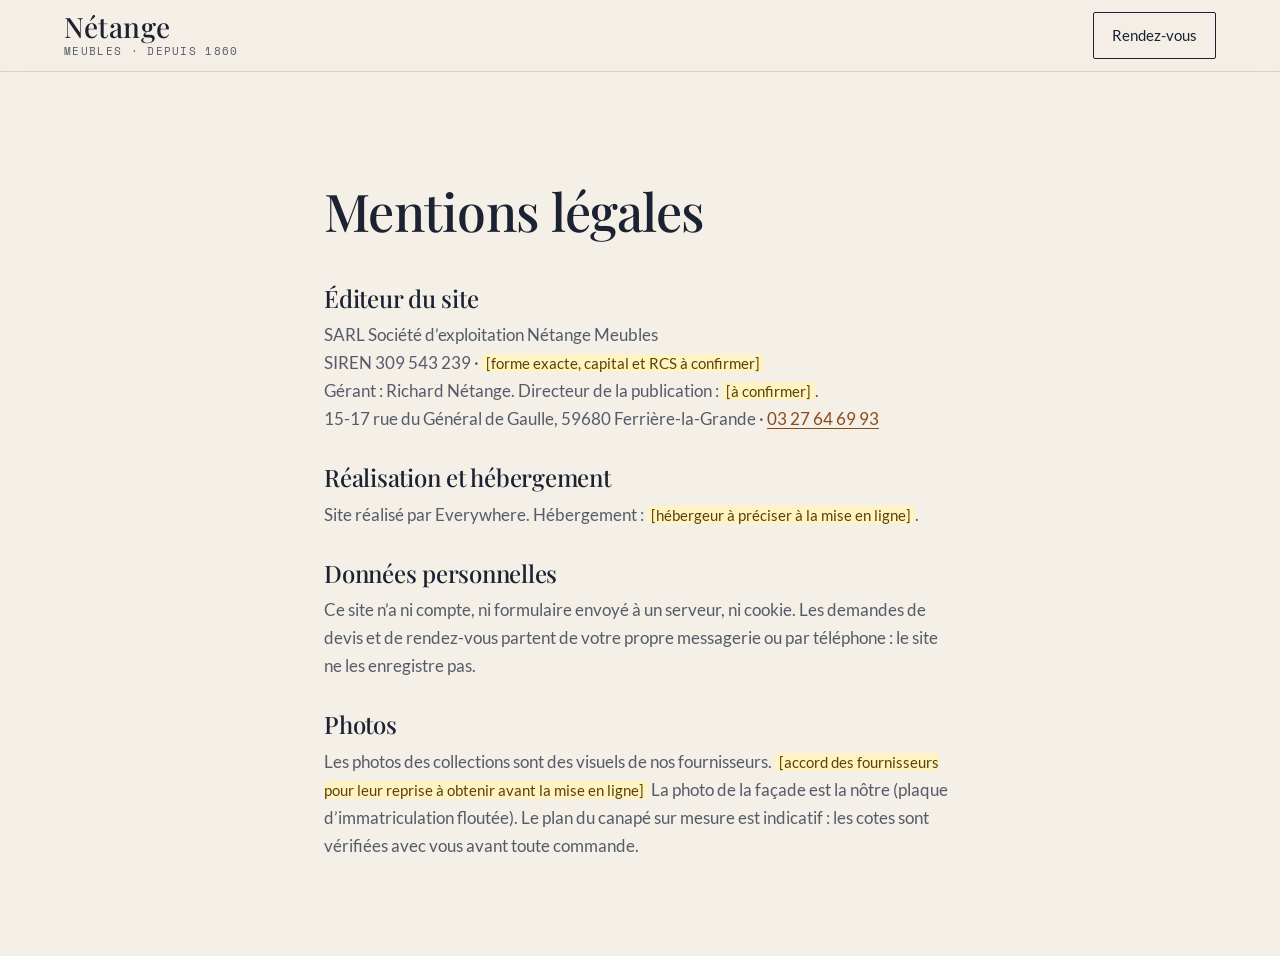
<file: mentions-legales.html>
<!doctype html>
<html lang="fr">
<head>
<meta charset="utf-8">
<meta name="viewport" content="width=device-width, initial-scale=1">
<meta name="robots" content="noindex, nofollow">
<title>Mentions légales · Meubles Nétange</title>
<link rel="icon" href="favicon.svg" type="image/svg+xml">
<link rel="stylesheet" href="assets/couches/polices/polices.css">
<link rel="stylesheet" href="assets/netange.css?v=6ddb106e">
</head>
<body class="page-simple">
<header class="entete">
  <a class="marque" href="./"><span class="marque-nom">Nétange</span><span class="marque-sous">Meubles · depuis 1860</span></a>
  <nav aria-label="Navigation principale"><ul><li><a class="nav-rdv" href="./#rendez-vous">Rendez-vous</a></li></ul></nav>
</header>
<main class="texte-legal">
  <h1>Mentions légales</h1>
  <h2>Éditeur du site</h2>
  <p>SARL Société d’exploitation Nétange Meubles<br>
  SIREN 309 543 239 · <span class="a-completer">[forme exacte, capital et RCS à confirmer]</span><br>
  Gérant : Richard Nétange. Directeur de la publication : <span class="a-completer">[à confirmer]</span>.<br>
  15-17 rue du Général de Gaulle, 59680 Ferrière-la-Grande · <a class="lien" href="tel:+33327646993">03 27 64 69 93</a></p>
  <h2>Réalisation et hébergement</h2>
  <p>Site réalisé par Everywhere. Hébergement : <span class="a-completer">[hébergeur à préciser à la mise en ligne]</span>.</p>
  <h2>Données personnelles</h2>
  <p>Ce site n’a ni compte, ni formulaire envoyé à un serveur, ni cookie. Les demandes de devis et de rendez-vous partent de votre propre messagerie ou par téléphone : le site ne les enregistre pas.</p>
  <h2>Photos</h2>
  <p>Les photos des collections sont des visuels de nos fournisseurs. <span class="a-completer">[accord des fournisseurs pour leur reprise à obtenir avant la mise en ligne]</span> La photo de la façade est la nôtre (plaque d’immatriculation floutée). Le plan du canapé sur mesure est indicatif : les cotes sont vérifiées avec vous avant toute commande.</p>
</main>
</body>
</html>
</file>
<file: assets/couches/polices/polices.css>
@font-face{font-family:'Playfair Display';font-style:normal;font-weight:400 900;font-display:swap;src:url(playfair.woff2) format('woff2')}
@font-face{font-family:'Playfair Display';font-style:italic;font-weight:400 900;font-display:swap;src:url(playfair-it.woff2) format('woff2')}
@font-face{font-family:'Lato';font-weight:400;font-display:swap;src:url(lato-400.woff2) format('woff2')}
@font-face{font-family:'Lato';font-weight:700;font-display:swap;src:url(lato-700.woff2) format('woff2')}
@font-face{font-family:'Space Mono';font-weight:400;font-display:swap;src:url(spacemono-400.woff2) format('woff2')}
@font-face{font-family:'Space Mono';font-weight:700;font-display:swap;src:url(spacemono-700.woff2) format('woff2')}
</file>
<file: assets/couches/signature-everywhere/couche.css>
/* Signature Everywhere : fin bandeau tout en haut des sites que nous créons.
   Deux liens actifs : le mot EVERYWHERE en lettres-films (joué une fois, rejoué au survol) et un accès direct « Créer le vôtre ». */
/* style:debut */
.c-signature-everywhere{
  --fond:#f4efe7;
  --surface:#fbf8f3;
  --encre:#1b2232;
  --encre-douce:#555b68;
  --accent:#8b4a1e;
  --focus:#8b4a1e;
  --police-texte:'Lato',system-ui,sans-serif;
  --sur-accent:#fbf8f3;
  --accent-2:#c98b52;
  --signal:#c98b52;
  --nuit:#141a27;
  --creme:#f4efe7;
  --police-titre:'Playfair Display',Georgia,serif;
  --police-repere:'Space Mono',ui-monospace,monospace;
}
/* style:fin */
.c-signature-everywhere{
  background:var(--surface);color:var(--encre-douce);
  font:400 13px/1 var(--police-texte);letter-spacing:.02em;
  border-bottom:1px solid color-mix(in srgb,var(--encre) 12%,transparent);
}
.c-signature-everywhere .se-in{
  display:flex;align-items:center;justify-content:space-between;gap:12px;
  min-height:42px;padding:0 clamp(16px,5vw,72px);max-width:none;
}
.c-signature-everywhere a{color:inherit;text-decoration:none;display:inline-flex;align-items:center;gap:10px;min-height:42px}
.c-signature-everywhere a:focus-visible{outline:2px solid var(--focus);outline-offset:2px;border-radius:2px}
/* la pastille charbon reprend l'identité d'every-where.fr : les lettres-films restent lisibles sur tout fond */
.c-signature-everywhere .se-pastille{
  display:inline-flex;align-items:flex-end;gap:5px;padding:6px 10px 6px 11px;border-radius:999px;
  background:#0d0d0b;box-shadow:0 0 0 1px rgba(255,255,255,.08);
  transition:transform .35s cubic-bezier(.2,.7,.2,1),box-shadow .35s;
}
.c-signature-everywhere .se-logo{display:block;flex:none;height:17px;aspect-ratio:1120/120}
.c-signature-everywhere .se-point{flex:none;width:6px;height:6px;margin-bottom:1px;border-radius:50%;background:#f0532a}
.c-signature-everywhere .se-v{
  display:block;width:100%;height:100%;object-fit:fill;
  -webkit-mask:url(media/everywhere-masque.png) center/100% 100% no-repeat;
          mask:url(media/everywhere-masque.png) center/100% 100% no-repeat;
  filter:brightness(1.45) saturate(1.15);              /* vidéo sombre sur charbon : on l'éclaire, comme sur every-where.fr */
}
.c-signature-everywhere .se-marque:hover .se-pastille{transform:translateY(-1px);box-shadow:0 0 0 1px #f0532a}
.c-signature-everywhere .se-acces{color:var(--accent);font-weight:700;gap:6px}
.c-signature-everywhere .se-acces span{display:inline-block;transition:transform .3s}
.c-signature-everywhere .se-acces:hover{text-decoration:underline;text-underline-offset:3px}
.c-signature-everywhere .se-acces:hover span{transform:translateX(3px)}
.c-signature-everywhere .se-sr{position:absolute;width:1px;height:1px;overflow:hidden;clip:rect(0 0 0 0);white-space:nowrap}
@media (max-width:420px){
  .c-signature-everywhere{font-size:12px}
  .c-signature-everywhere .se-logo{height:14px}
  .c-signature-everywhere .se-pastille{padding:5px 8px 5px 9px}
  .c-signature-everywhere .se-par-long{display:none}
}
@media (prefers-reduced-motion:reduce){
  .c-signature-everywhere .se-pastille,.c-signature-everywhere .se-acces span{transition:none}
}
@media (forced-colors:active){
  .c-signature-everywhere .se-v{-webkit-mask:none;mask:none}
  .c-signature-everywhere .se-pastille{border:1px solid LinkText}
}
</file>
<file: assets/couches/mur-catalogue/couche.css>
/* style:debut */
.c-mur-catalogue{
  --fond:#f4efe7;
  --surface:#fbf8f3;
  --encre:#1b2232;
  --encre-douce:#555b68;
  --accent:#8b4a1e;
  --sur-accent:#fbf8f3;
  --accent-2:#c98b52;
  --signal:#c98b52;
  --nuit:#141a27;
  --mc-ink:#F6F2EC;
  --mc-voile:rgb(11 8 9 / .94);
  --police-titre:'Playfair Display',Georgia,serif;
  --police-texte:'Lato',system-ui,sans-serif;
  --police-repere:'Space Mono',ui-monospace,monospace;
  --focus:#8b4a1e;
  --creme:#f4efe7;
}
/* style:fin */

/* Le mur du catalogue. Deux états, et c'est tout le dessin de la couche :
     — AU REPOS (sans script, en mouvement réduit) : une grille complète, chaque
       pièce une seule fois, toutes les étiquettes lisibles ;
     — EN MARCHE ([data-pret], posé par le script) : des colonnes qui descendent
       sans fin, à des vitesses différentes et dans les deux sens.
   Le script ne décore pas un mur déjà là : il le MONTE. C'est la seule façon
   d'avoir le bon nombre de colonnes à chaque largeur sans jamais perdre de pièce. */

.c-mur-catalogue{ position:relative; overflow:hidden;
  background:var(--nuit); color:var(--mc-ink);
  font-family:var(--police-texte);
  padding-block:clamp(44px,7vw,96px);
  --mx:0; --my:0;                       /* inclinaison, posée par le script */
}
.c-mur-catalogue *{ box-sizing:border-box; }
.c-mur-catalogue img{ max-width:100%; display:block; }

.c-mur-catalogue .mc-tete{ position:relative; z-index:3; text-align:center;
  width:min(1180px,100% - 2*clamp(16px,4vw,48px)); margin:0 auto clamp(26px,4vw,48px); }
.c-mur-catalogue .mc-tete h2{ font-family:var(--police-titre);
  font-size:clamp(32px,6vw,68px); line-height:1.1; margin:0 0 12px; color:var(--mc-ink); }
.c-mur-catalogue .mc-tete p{ margin:0 auto; max-width:48ch;
  color:color-mix(in srgb,var(--mc-ink) 80%,var(--nuit)); }

/* ── Au repos : une grille, pas un mur ───────────────────────────────────── */
.c-mur-catalogue .mc-source{ display:grid; gap:clamp(8px,1vw,14px);
  grid-template-columns:repeat(auto-fill,minmax(150px,1fr));
  width:min(1400px,100% - 2*clamp(16px,4vw,48px)); margin-inline:auto; }

/* ── En marche : le mur ──────────────────────────────────────────────────── */
.c-mur-catalogue[data-pret] .mc-scene{
  display:grid; grid-template-columns:repeat(var(--n,6),1fr); gap:clamp(8px,1vw,14px);
  height:clamp(520px,78vh,960px);
  padding-inline:4px;                 /* sinon l'anneau de focus de la 1re colonne est coupé */
  perspective:1400px; transform-style:preserve-3d;
  transform:rotateX(calc(var(--my) * -2.6deg)) rotateY(calc(var(--mx) * 3.2deg));
  transition:transform .5s cubic-bezier(.2,.8,.3,1);
  /* les bords s'effacent : le mur n'a ni début ni fin visible */
  mask-image:linear-gradient(180deg,transparent,#000 9%,#000 91%,transparent);
}
.c-mur-catalogue[data-pret] .mc-col{ display:flex; flex-direction:column;
  gap:clamp(8px,1vw,14px); will-change:transform;
  animation:mc-defile var(--d,56s) linear infinite; }
.c-mur-catalogue[data-pret] .mc-col:nth-child(2n){ animation-direction:reverse; }
/* le contenu de chaque colonne est RÉPÉTÉ TROIS FOIS par le script : on en
   parcourt deux tiers, ce qui ramène exactement sur le premier tiers — la boucle
   n'a pas de couture. Répétition et pourcentage vont ensemble, toujours. */
@keyframes mc-defile{ from{ transform:translateY(0); } to{ transform:translateY(-66.6667%); } }
/* ⚠️ La première version RALENTISSAIT sous la souris (animation-duration × 2,4).
   Deux défauts : changer la durée en cours d'animation recalcule la progression,
   donc le mur saute à l'entrée et à la sortie du pointeur ; et un mur arrêté
   repartait au survol, ce qui contredit le bouton. On met en PAUSE, et c'est tout
   — c'est aussi ce qui permet de lire une étiquette et de viser un lien. */
.c-mur-catalogue[data-pret] .mc-scene:hover .mc-col,
.c-mur-catalogue[data-pret] .mc-scene:focus-within .mc-col{ animation-play-state:paused; }

.c-mur-catalogue .mc-groupe{ display:contents; }

.c-mur-catalogue .mc-piece{ position:relative; display:block; border-radius:2px;
  overflow:hidden; background:color-mix(in srgb,var(--nuit) 80%,#000);
  text-decoration:none; color:inherit; }
.c-mur-catalogue .mc-piece img{ width:100%; height:auto; aspect-ratio:3/4; object-fit:cover; }
.c-mur-catalogue[data-pret] .mc-piece img{ filter:saturate(.86) brightness(.86);
  transition:filter .45s, transform .7s cubic-bezier(.2,.8,.3,1); }
.c-mur-catalogue[data-pret] .mc-piece:hover img,
.c-mur-catalogue[data-pret] .mc-piece:focus-visible img{ filter:none; transform:scale(1.05); }
.c-mur-catalogue .mc-piece:focus-visible{ outline:2px solid var(--mc-ink); outline-offset:2px; }

/* ⚠️ Un dégradé « transparent → nuit » laisse le NOM dans sa partie transparente :
   relevé à 1,2:1 sur la photo, dans tous les styles. L'étiquette est donc une
   plaque PLEINE, et le dégradé ne sert qu'à l'adoucir juste au-dessus. */
.c-mur-catalogue .mc-etq{ position:absolute; inset:auto 0 0 0; padding:10px 12px 11px;
  background:var(--mc-voile); color:var(--mc-ink); }
.c-mur-catalogue .mc-etq::before{ content:""; position:absolute; left:0; right:0;
  bottom:100%; height:30px; background:linear-gradient(180deg,transparent,var(--mc-voile)); }
.c-mur-catalogue .mc-etq b{ display:block; font-family:var(--police-titre);
  font-size:15px; font-weight:400; }
/* le prix ne prend PAS --accent-2 : ce rôle est décoratif et vaut #0d0d0b dans
   « studio », #0847ab dans « mesure » — illisible sur une plaque de nuit. */
.c-mur-catalogue .mc-etq span{ font-size:15px; font-weight:700; color:var(--mc-ink); }
/* au repos, l'étiquette est toujours là ; en marche, elle se révèle */
.c-mur-catalogue[data-pret] .mc-etq{ opacity:0; transform:translateY(8px);
  transition:opacity .3s, transform .3s; }
.c-mur-catalogue[data-pret] .mc-piece:hover .mc-etq,
.c-mur-catalogue[data-pret] .mc-piece:focus-visible .mc-etq{ opacity:1; transform:none; }

.c-mur-catalogue .mc-pied{ position:relative; z-index:3; text-align:center;
  margin-top:clamp(22px,3vw,40px); }
.c-mur-catalogue .mc-compte{ display:block; font-family:var(--police-titre);
  font-size:clamp(40px,8vw,92px); line-height:1; color:var(--mc-ink); }
.c-mur-catalogue .mc-compte + span{ font-family:var(--police-repere); font-size:13px;
  letter-spacing:.24em; text-transform:uppercase;
  color:color-mix(in srgb,var(--mc-ink) 74%,var(--nuit)); }

/* la commande : arrêter le mur. Révélée par le script, parce qu'elle n'a de sens
   que s'il y a du mouvement à arrêter. */
.c-mur-catalogue .mc-commande{ position:relative; z-index:4; display:flex;
  justify-content:center; margin-top:clamp(18px,2.6vw,32px); }
.c-mur-catalogue .mc-commande button{ min-height:44px; padding:10px 20px; cursor:pointer;
  font:inherit; font-size:14px; border-radius:2px;
  border:1px solid color-mix(in srgb,var(--mc-ink) 42%,transparent);
  background:transparent; color:var(--mc-ink); }
.c-mur-catalogue .mc-commande button:hover{ background:var(--mc-ink); color:var(--nuit); }
.c-mur-catalogue .mc-commande button:focus-visible{ outline:2px solid var(--mc-ink); outline-offset:3px; }
.c-mur-catalogue[data-arret] .mc-col{ animation-play-state:paused; }
.c-mur-catalogue[data-arret] .mc-scene{ transform:none; }

/* Sans survol (tactile), l'étiquette ne se révélerait jamais : le nom et le prix
   n'existeraient que pour la souris. */
@media (hover:none){
  .c-mur-catalogue[data-pret] .mc-etq{ opacity:1; transform:none; }
}
@media (prefers-reduced-motion:reduce){
  /* le script ne monte pas le mur : la grille au repos EST l'état final */
  .c-mur-catalogue .mc-piece img{ transition:none; filter:none; }
}

/* 06/10 : display:flex l'emportait sur [hidden] — le bouton restait visible sans script et en mouvement réduit. */
.c-mur-catalogue .mc-commande[hidden]{ display:none; }
</file>
<file: assets/netange.css>
/* Meubles Nétange — style « netange » (couches/styles/netange.json) : lin, bleu de nuit du logo, cuir cognac.
   Playfair Display aux titres, Lato au texte, Space Mono aux cotes. Polices auto-hébergées (assets/couches/polices). */
:root{
  --fond:#f4efe7; --surface:#fbf8f3; --encre:#1b2232; --encre-douce:#555b68;
  --accent:#8b4a1e; --sur-accent:#fbf8f3; --accent-2:#c98b52; --nuit:#141a27; --creme:#f4efe7;
  --filet:#d9d0c2; --focus:#8b4a1e;
  --titre:'Playfair Display',Georgia,serif; --texte:'Lato',system-ui,sans-serif; --repere:'Space Mono',ui-monospace,monospace;
  --marge:clamp(16px,5vw,72px);
}
*{box-sizing:border-box}
html{scroll-behavior:smooth;-webkit-text-size-adjust:100%;scroll-padding-top:104px}
body{margin:0;background:var(--fond);color:var(--encre);font:400 17px/1.65 var(--texte);overflow-x:hidden}
img,svg,video{display:block;max-width:100%}
img{height:auto}
a{color:inherit}
:focus-visible{outline:2px solid var(--focus);outline-offset:3px}
[id]{scroll-margin-top:84px}
.sr{position:absolute;width:1px;height:1px;overflow:hidden;clip:rect(0 0 0 0);white-space:nowrap}
.evitement{position:absolute;left:12px;top:-60px;z-index:60;background:var(--surface);color:var(--encre);padding:10px 14px}
.evitement:focus{top:12px}
h1,h2,h3{font-family:var(--titre);font-weight:500;margin:0;letter-spacing:-.01em}
h2{font-size:clamp(32px,4.4vw,58px);line-height:1.06}
h2 span{display:block;color:var(--encre-douce)}
.surtitre{font:700 12px/1 var(--texte);letter-spacing:.28em;text-transform:uppercase;color:var(--accent);margin:0 0 18px}
.lien{color:var(--accent);text-underline-offset:3px}
.a-completer{background:#fff3c4;color:#5a4300;padding:0 4px;border-radius:3px;font-size:.9em}

/* Boutons */
.bouton{display:inline-flex;align-items:center;justify-content:center;min-height:48px;padding:12px 24px;border-radius:2px;font:700 15px/1.2 var(--texte);letter-spacing:.02em;text-decoration:none;transition:background .25s,color .25s,border-color .25s}
.bouton-plein{background:var(--accent);color:var(--sur-accent);border:1.5px solid var(--accent)}
.bouton-plein:hover{background:#6f3a16;border-color:#6f3a16}
.bouton-trait{border:1.5px solid currentColor;color:var(--encre)}
.bouton-trait:hover{background:var(--encre);color:var(--surface);border-color:var(--encre)}

/* En-tête */
.entete{position:sticky;top:0;z-index:40;display:flex;align-items:center;justify-content:space-between;gap:16px;padding:12px var(--marge);background:rgb(244 239 231 / .94);border-bottom:1px solid var(--filet);backdrop-filter:blur(8px)}
.marque{display:flex;flex-direction:column;text-decoration:none;line-height:1}
.marque-nom{font:500 28px/1 var(--titre);letter-spacing:.02em}
.marque-sous{font:400 11px/1 var(--repere);letter-spacing:.12em;text-transform:uppercase;color:var(--encre-douce);margin-top:5px}
.entete ul{display:flex;gap:clamp(12px,2.4vw,32px);list-style:none;margin:0;padding:0;align-items:center}
.entete nav a{font-size:15px;text-decoration:none;padding:10px 0;display:inline-block}
.entete nav a:hover{color:var(--accent)}
.entete .nav-rdv{padding:10px 18px;border:1.5px solid var(--encre);border-radius:2px}
.entete .nav-rdv:hover{background:var(--encre);color:var(--surface)}

/* 1. La vitrine */
.vitrine{position:relative;min-height:min(88vh,860px);display:grid;align-items:end;color:var(--creme);background:var(--nuit);overflow:hidden;isolation:isolate}
.vitrine-photos{position:absolute;inset:0;z-index:-2}
.vitrine-photos img{position:absolute;inset:0;width:100%;height:100%!important;object-fit:cover;opacity:0;transition:opacity 1.6s ease;transform:scale(1.06)}
.vitrine-photos img.actif{opacity:1;animation:approche 9s ease-out forwards}
@keyframes approche{from{transform:scale(1.06)}to{transform:scale(1)}}
.vitrine-voile{position:absolute;inset:0;z-index:-1;background:linear-gradient(90deg,rgb(20 26 39 / .88) 0%,rgb(20 26 39 / .8) 60%,rgb(20 26 39 / .5) 100%),linear-gradient(0deg,rgb(20 26 39 / .6),transparent 40%)}
.vitrine :focus-visible{outline-color:var(--creme)}
.vitrine-texte{padding:clamp(80px,14vh,160px) var(--marge) 120px;max-width:820px}
.vitrine .surtitre{color:var(--creme)}
.vitrine h1{font-size:clamp(44px,7vw,100px);line-height:1}
.vitrine h1 span{display:block}
.vitrine h1 span+span{color:var(--accent-2)}
.chapo{font-size:clamp(17px,1.5vw,20px);max-width:52ch;margin:22px 0 30px;color:#e9e2d6}
.actions{display:flex;flex-wrap:wrap;gap:12px;margin:0}
.vitrine .bouton-trait{color:var(--creme)}
.vitrine .bouton-trait:hover{background:var(--creme);color:var(--nuit);border-color:var(--creme)}
.vitrine .bouton-plein{background:var(--accent-2);border-color:var(--accent-2);color:var(--nuit)}
.vitrine .bouton-plein:hover{background:#dba06a;border-color:#dba06a}
.vitrine-bas{position:absolute;left:var(--marge);right:var(--marge);bottom:26px;display:flex;justify-content:space-between;align-items:center;gap:16px}
.vitrine-legende{margin:0;font:400 13px/1 var(--repere);letter-spacing:.08em;color:#d8d0c3}
.vl-n{color:var(--accent-2);margin-right:8px}
.vitrine-pause{min-height:44px;padding:8px 16px;background:rgb(20 26 39 / .6);color:var(--creme);border:1px solid rgb(244 239 231 / .5);border-radius:2px;font:400 13px/1.2 var(--texte);cursor:pointer}
.vitrine-pause:hover{background:var(--nuit)}

/* Têtes de section : titre à gauche, phrase à droite */
.tete{display:grid;grid-template-columns:minmax(0,1.2fr) minmax(0,1fr);gap:16px 48px;align-items:end;padding:0 var(--marge);margin-bottom:clamp(32px,5vw,56px)}
.tete .surtitre{grid-column:1/-1;margin-bottom:0}
.tete-chapo{margin:0;max-width:48ch;color:var(--encre-douce)}

/* 2. Les univers */
.univers{padding:clamp(72px,10vw,128px) 0}
.univers-liste{list-style:none;margin:0;padding:0 var(--marge);display:grid;grid-template-columns:minmax(0,1.35fr) minmax(0,1fr);grid-auto-rows:auto;gap:clamp(20px,3vw,40px)}
.u{display:grid;grid-template-columns:minmax(0,190px) 1fr;gap:20px;align-items:center}
.u-grand{grid-row:span 3;grid-template-columns:1fr;align-items:start;gap:22px}
.u img{width:100%;aspect-ratio:3/2;object-fit:cover;border-radius:2px}
.u-grand img{aspect-ratio:4/3}
.u-n{font:700 13px/1 var(--repere);color:var(--accent);display:block;margin-bottom:8px}
.u h3{font-size:clamp(22px,2vw,28px);line-height:1.15;margin-bottom:8px}
.u-grand h3{font-size:clamp(28px,3vw,40px)}
.u p{margin:0;color:var(--encre-douce);font-size:16px}

/* 3. Le mur : vignettes paysage (photos de séjour), plaque bleu de nuit */
.c-mur-catalogue{--mc-voile:rgb(20 26 39 / .94)}
.c-mur-catalogue .mc-piece img{aspect-ratio:4/3}
.c-mur-catalogue .mc-etq span{font-family:var(--repere);font-size:12px;letter-spacing:.06em}

/* 4. Sur mesure */
.sur-mesure{padding:clamp(72px,10vw,128px) 0;background:var(--surface);border-block:1px solid var(--filet)}
.sm-corps{display:grid;grid-template-columns:minmax(260px,330px) minmax(0,1fr) minmax(240px,300px);gap:clamp(20px,3vw,40px);padding:0 var(--marge);align-items:start}
fieldset{border:0;margin:0 0 22px;padding:0;min-width:0}
legend{font:700 12px/1 var(--texte);letter-spacing:.18em;text-transform:uppercase;color:var(--encre-douce);margin-bottom:12px;padding:0}
.puces{display:flex;flex-wrap:wrap;gap:8px}
.puces label{position:relative}
.puces input{position:absolute;opacity:0;inset:0;margin:0;cursor:pointer}
.puces span{display:inline-flex;align-items:center;min-height:44px;padding:0 16px;border:1px solid #857a68;border-radius:2px;font-size:15px;background:var(--surface);transition:background .2s,border-color .2s,color .2s}
.puces input:checked+span{background:var(--encre);border-color:var(--encre);color:var(--surface)}
.puces input:focus-visible+span{outline:2px solid var(--focus);outline-offset:3px}
.cotes{display:grid;gap:18px;margin-bottom:24px}
.cote{display:grid;grid-template-columns:1fr auto;gap:6px 12px;align-items:baseline}
.cote-nom{font-size:15px}
.cote output{font:700 15px/1 var(--repere);color:var(--accent);min-width:7ch;text-align:right}
.cote input{grid-column:1/-1;width:100%;accent-color:var(--accent);min-height:32px;margin:0;cursor:pointer}
.cote[hidden]{display:none}
.teintes{display:grid;grid-template-columns:repeat(3,1fr);gap:8px;margin-top:14px}
.teinte{position:relative;display:flex;align-items:center;gap:8px;min-height:44px;padding:4px 8px 4px 4px;border:1px solid transparent;border-radius:2px;font-size:14px;cursor:pointer}
.teinte input{position:absolute;opacity:0;inset:0;margin:0;cursor:pointer}
.teinte span::before{content:"";display:inline-block;width:28px;height:28px;border-radius:50%;background:var(--t);vertical-align:middle;margin-right:8px;box-shadow:inset 0 0 0 1px rgb(0 0 0 / .18)}
.teinte:has(input:checked){border-color:var(--encre)}
.teinte:has(input:focus-visible){outline:2px solid var(--focus);outline-offset:2px}
.t-cognac{--t:#9a5a2c}.t-ebene{--t:#2b2622}.t-perle{--t:#b9b4ac}.t-sable{--t:#d6c6a6}.t-nuit{--t:#2e3d55}.t-sauge{--t:#6f7d64}
.champ{display:grid;gap:6px;font-size:15px}
.champ small{color:var(--encre-douce)}
.champ input::placeholder{color:var(--encre-douce)}
.champ input,.champ select{min-height:46px;padding:8px 12px;border:1px solid #857a68;border-radius:2px;background:var(--surface);color:var(--encre);font:inherit;width:100%}
.champ-unite{display:flex;align-items:center;gap:8px}
.champ-unite input{max-width:150px}
.champ-unite span{font-family:var(--repere);font-size:14px;color:var(--encre-douce)}
.champ-etat{font-size:14px;min-height:1.4em;color:var(--encre-douce)}
.champ-etat.ok{color:#2f5b33}
.champ-etat.trop{color:#8a1f12}

.sm-plan{margin:0;position:sticky;top:96px;background:#fdfbf7;border:1px solid var(--filet);border-radius:2px;padding:clamp(12px,2vw,24px)}
.plan{width:100%;height:auto}
.plan-quadrillage line{stroke:#ece5d9;stroke-width:1}
.plan-mur rect{fill:#d9d0c2}
.plan-mur text{font:400 11px var(--repere);fill:var(--encre-douce)}
.plan-canape .assise{stroke:var(--encre);stroke-width:1.5;transition:fill .4s}
.plan-canape .dossier{fill:rgb(0 0 0 / .22)}
.plan-canape .couture{stroke:rgb(255 255 255 / .45);stroke-width:1;stroke-dasharray:3 3}
.plan-canape .relax-ouvert{fill:rgb(139 74 30 / .1);stroke:var(--accent);stroke-width:1.5}
.plan-canape .relax-signe{fill:none;stroke:rgb(255 255 255 / .9);stroke-width:2;stroke-linecap:round;stroke-linejoin:round}
.plan-canape .relax-mot{font:700 11px var(--repere);fill:var(--accent)}
.plan-cotes line,.plan-cotes path{stroke:var(--accent);stroke-width:1}
.plan-cotes text{font:700 13px var(--repere);fill:var(--accent)}
.plan-cotes .graduation{stroke-width:1;opacity:.7}
.plan-cotes text.vient{animation:cote-vient .35s ease}
@keyframes cote-vient{from{opacity:.2;transform:translateY(3px)}to{opacity:1;transform:none}}
.plan-legende{margin-top:12px;font-size:14px;color:var(--encre-douce)}

.sm-fiche{position:sticky;top:96px;background:var(--nuit);color:var(--creme);padding:24px;border-radius:2px}
.fiche-titre{font:500 24px/1.15 var(--titre);margin:0 0 16px}
.fiche-lignes{margin:0 0 18px;display:grid;gap:10px}
.fiche-lignes div{display:grid;grid-template-columns:96px 1fr;gap:10px;padding-bottom:10px;border-bottom:1px dashed rgb(244 239 231 / .28)}
.fiche-lignes dt{font:400 12px/1.6 var(--repere);letter-spacing:.08em;text-transform:uppercase;color:#bfb6a7}
.fiche-lignes dd{margin:0;font-size:15px}
.fiche-prix{font-size:14px;color:#d8d0c3;margin:0 0 18px}
.fiche-actions{display:grid;gap:10px;margin:0 0 12px}
.sm-fiche .bouton-plein{background:var(--accent-2);border-color:var(--accent-2);color:var(--nuit)}
.sm-fiche .bouton-plein:hover{background:#dba06a;border-color:#dba06a}
.sm-fiche .bouton-trait{color:var(--creme)}
.sm-fiche .bouton-trait:hover{background:var(--creme);color:var(--nuit);border-color:var(--creme)}
.sm-fiche :focus-visible{outline-color:var(--creme)}
.fiche-note{font-size:13px;color:#bfb6a7;margin:0}

/* 5. Les magasins */
.magasins{display:grid;grid-template-columns:minmax(0,1.1fr) minmax(0,1fr);gap:clamp(28px,5vw,72px);padding:clamp(72px,10vw,128px) var(--marge);align-items:center}
.magasins-photo{margin:0}
.magasins-photo img{width:100%;aspect-ratio:4/3;object-fit:cover;border-radius:2px}
.rue{display:grid;grid-template-columns:auto 1fr auto;align-items:center;gap:14px;margin:28px 0}
.rue-n{font:500 clamp(64px,8vw,112px)/1 var(--titre);color:var(--accent)}
.rue-chaussee{position:relative;height:64px;background:#3a3f4a;border-radius:2px;display:grid;place-items:center}
.rue-chaussee::before{content:"";position:absolute;left:10px;right:10px;top:50%;border-top:3px dashed #f4efe7;opacity:.75}
.rue-chaussee span{position:relative;background:#3a3f4a;color:#f4efe7;font:400 12px/1 var(--repere);letter-spacing:.06em;padding:4px 8px;text-align:center}
.faits{list-style:none;margin:0 0 22px;padding:0;display:grid;gap:10px}
.faits li{padding-left:22px;position:relative}
.faits li::before{content:"";position:absolute;left:0;top:.7em;width:10px;height:1.5px;background:var(--accent)}
.adresse{margin:0 0 8px}
.horaires{margin:0}

/* 6. La maison */
.maison{display:grid;grid-template-columns:minmax(0,1fr) minmax(0,1.1fr);gap:clamp(24px,5vw,72px);align-items:center;padding:clamp(72px,10vw,128px) var(--marge);background:var(--nuit);color:var(--creme)}
.maison-date{font:400 clamp(110px,20vw,300px)/.85 var(--titre);color:transparent;-webkit-text-stroke:1.5px var(--accent-2);letter-spacing:-.02em}
.maison .surtitre{color:var(--accent-2)}
.maison h2 span{color:#bfb6a7}
.maison-texte>p{color:#ddd5c8;max-width:54ch}
.citation{margin:28px 0 0;padding:22px 0 0;border-top:1px solid rgb(244 239 231 / .25)}
.citation p{font:400 clamp(20px,2.2vw,28px)/1.35 var(--titre);margin:0 0 10px;color:var(--creme)}
.citation footer{font:400 12px/1 var(--repere);letter-spacing:.08em;color:#bfb6a7}

/* 7. Rendez-vous */
.rdv{padding:clamp(72px,10vw,128px) 0}
.rdv-corps{display:grid;grid-template-columns:minmax(0,1.2fr) minmax(280px,.8fr);gap:clamp(24px,4vw,56px);padding:0 var(--marge);align-items:start}
.champs{display:grid;grid-template-columns:repeat(2,minmax(0,1fr));gap:16px}
.bon{background:var(--surface);border:1px solid var(--filet);padding:26px;border-radius:2px;position:relative}
.bon::before{content:"";position:absolute;left:-1px;right:-1px;top:-8px;height:16px;background:radial-gradient(circle at 8px 8px,var(--fond) 5px,transparent 5.5px) 0 0/16px 16px repeat-x}
.bon-titre{font:500 26px/1.1 var(--titre);margin:4px 0 16px}
.bon-lignes{margin:0 0 20px;display:grid;gap:10px}
.bon-lignes div{display:grid;grid-template-columns:100px 1fr;gap:10px;padding-bottom:10px;border-bottom:1px dashed var(--filet)}
.bon-lignes dt{font:400 12px/1.6 var(--repere);text-transform:uppercase;letter-spacing:.08em;color:var(--encre-douce)}
.bon-lignes dd{margin:0}
.bon-actions{display:grid;gap:10px;margin:0}

/* 8. Avis */
.avis{padding:clamp(56px,8vw,96px) var(--marge);border-top:1px solid var(--filet)}
.avis-liste{list-style:none;margin:0;padding:0;display:grid;grid-template-columns:repeat(2,minmax(0,1fr));max-width:1100px;gap:clamp(20px,3vw,40px)}
.avis-liste p{font:400 clamp(19px,1.7vw,23px)/1.4 var(--titre);margin:0;padding-top:18px;border-top:2px solid var(--accent)}
.avis-source{margin:24px 0 0;font:400 12px/1 var(--repere);letter-spacing:.08em;color:var(--encre-douce)}

/* Pied */
.pied{background:var(--nuit);color:#ddd5c8;padding:56px var(--marge) 40px}
.pied-haut{display:grid;grid-template-columns:repeat(4,minmax(0,1fr));gap:28px}
.pied p{margin:0;font-size:15px}
.pied .surtitre{color:var(--accent-2);margin-bottom:10px}
.pied-nom{font:500 34px/1 var(--titre)!important;color:var(--creme);margin-bottom:6px!important}
.pied .lien{color:var(--accent-2)}
.pied :focus-visible{outline-color:var(--creme)}

/* Apparitions au défilement (posées par le script seulement) */
.revele{opacity:0;transform:translateY(24px);transition:opacity .8s ease,transform .8s cubic-bezier(.2,.8,.3,1)}
.revele.vu{opacity:1;transform:none}

@media (max-width:1100px){
  .sm-corps{grid-template-columns:minmax(0,1fr) minmax(0,1fr)}
  .sm-plan{grid-column:1/-1;grid-row:1;position:static}
  .sm-fiche{position:static}
}
@media (max-width:860px){
  .vitrine-voile{background:rgb(20 26 39 / .82)}
  .entete nav li:not(:last-child){display:none}
  .tete{grid-template-columns:1fr}
  .univers-liste{grid-template-columns:1fr}
  .u-grand{grid-row:auto}
  .magasins,.maison,.rdv-corps{grid-template-columns:1fr}
  .maison-date{font-size:clamp(96px,30vw,180px)}
  .avis-liste{grid-template-columns:1fr}
  .pied-haut{grid-template-columns:1fr 1fr}
}
@media (max-width:640px){
  .sm-corps{grid-template-columns:1fr}
  .u{grid-template-columns:1fr}
  .champs{grid-template-columns:1fr}
  .vitrine-texte{padding-bottom:140px}
  .vitrine-bas{flex-direction:column;align-items:flex-start}
  .pied-haut{grid-template-columns:1fr}
  .rue-chaussee span{font-size:10px}
}
@media (prefers-reduced-motion:reduce){
  html{scroll-behavior:auto}
  .vitrine-photos img,.vitrine-photos img.actif{animation:none;transform:none;transition:none}
  .revele{opacity:1;transform:none;transition:none}
  .plan-cotes text.vient{animation:none}
}
@media (forced-colors:active){
  .puces input:checked+span{forced-color-adjust:none;background:Highlight;color:HighlightText;border-color:Highlight}
  .teinte:has(input:checked){border-color:Highlight}
  .bouton{border:1px solid ButtonText}
  .teinte span::before{forced-color-adjust:none}
  .teinte:has(input:checked){border-width:3px;border-color:Highlight}
  .plan-cotes text,.plan-canape .relax-mot,.plan-mur text{fill:CanvasText}
  .plan-cotes line,.plan-cotes path,.plan-canape .relax-ouvert{stroke:CanvasText}
}
@media (max-height:500px){.entete{position:static}}

/* Page de texte (mentions légales) */
.texte-legal{max-width:760px;margin:0 auto;padding:clamp(48px,8vw,96px) var(--marge)}
.texte-legal h1{font-size:clamp(34px,5vw,52px);margin-bottom:28px}
.texte-legal h2{font-size:24px;margin:32px 0 10px}
.texte-legal p{margin:0;color:var(--encre-douce)}
.puces input:disabled+span{opacity:.45;cursor:not-allowed}
</file>
